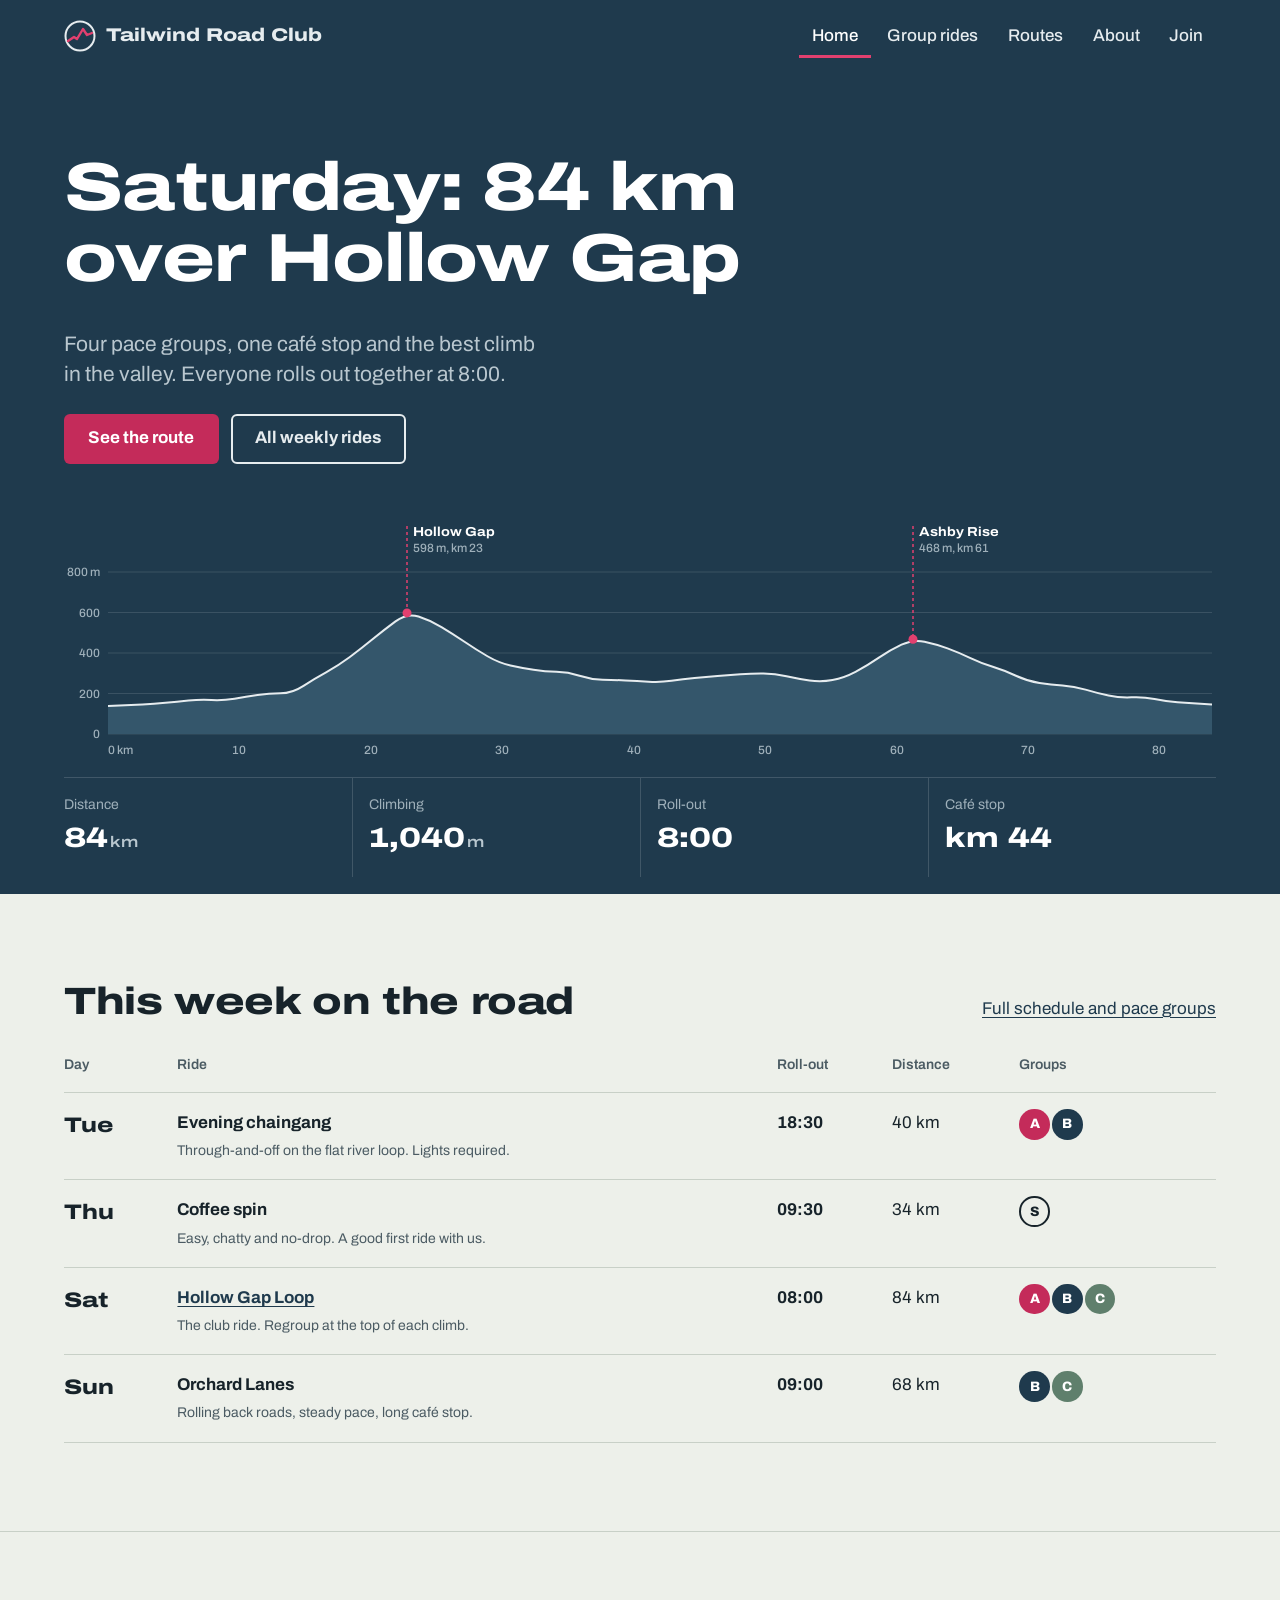
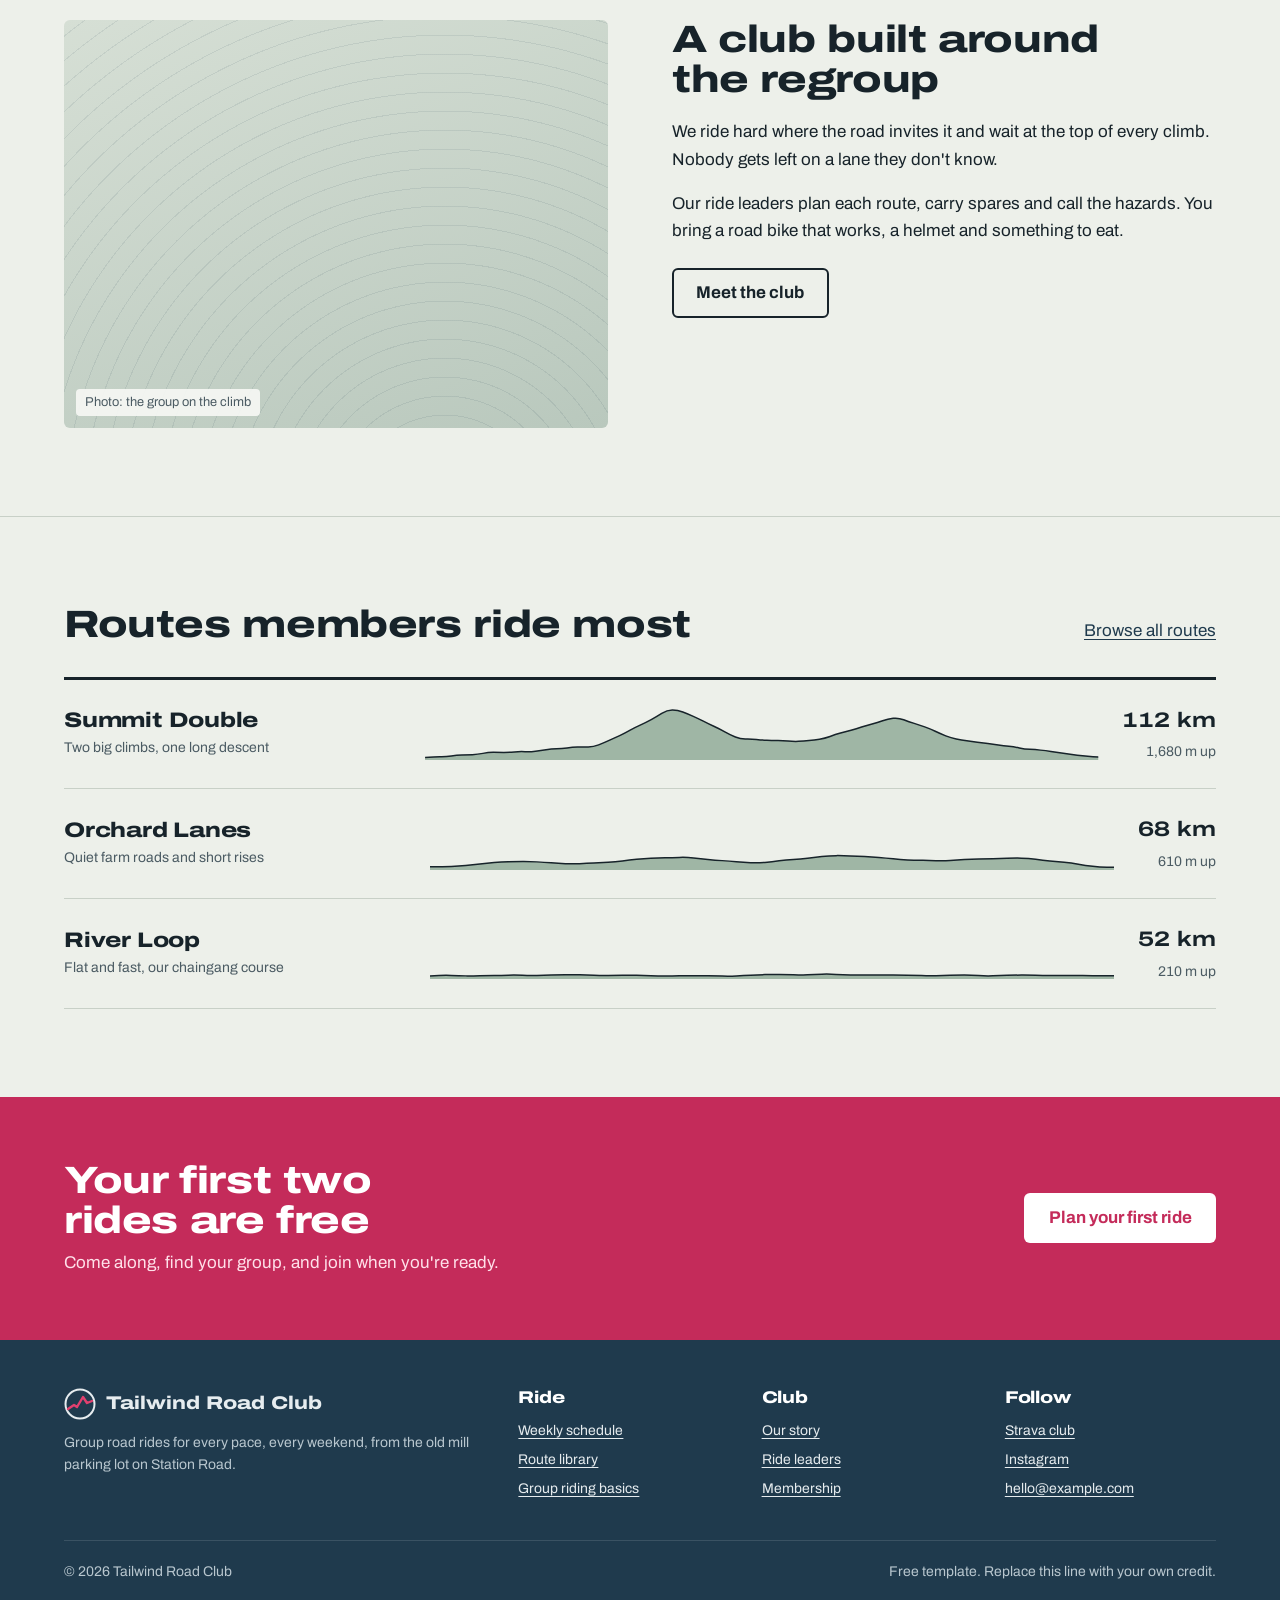
<file: index.html>
<!doctype html>
<html lang="en">
<head>
  <meta charset="utf-8">
  <meta name="viewport" content="width=device-width, initial-scale=1">
  <title>Tailwind Road Club | Group road rides for every pace</title>
  <meta name="description" content="A friendly road cycling club with weekly group rides, a route library and pace groups for every rider.">
  <link rel="preconnect" href="https://fonts.googleapis.com">
  <link rel="preconnect" href="https://fonts.gstatic.com" crossorigin>
  <link href="https://fonts.googleapis.com/css2?family=Archivo:wdth,wght@62..125,400..800&display=swap" rel="stylesheet">
  <link rel="stylesheet" href="css/style.css">
  <link rel="icon" href="images/favicon.svg" type="image/svg+xml">
</head>
<body>
  <a class="skip-link" href="#main">Skip to content</a>
  <header class="site-header">
    <div class="wrap">
      <a class="brand" href="index.html"><svg viewBox="0 0 32 32" aria-hidden="true"><circle cx="16" cy="16" r="14.5" fill="none" stroke="currentColor" stroke-width="2"/><path d="M4 21 L10 17 L13 19 L19 9 L23 15 L28 13" fill="none" stroke="#e2406f" stroke-width="2.4" stroke-linejoin="round" stroke-linecap="round"/></svg><span>Tailwind Road Club</span></a>
      <button class="nav-toggle" aria-expanded="false" aria-controls="site-nav">Menu</button>
      <nav class="nav" id="site-nav" aria-label="Main">
        <ul>
        <li><a href="index.html" aria-current="page">Home</a></li>
        <li><a href="rides.html">Group rides</a></li>
        <li><a href="routes.html">Routes</a></li>
        <li><a href="about.html">About</a></li>
        <li><a href="join.html">Join</a></li>
        </ul>
      </nav>
    </div>
  </header>

  <main id="main">
    <section class="hero on-road" aria-labelledby="hero-title">
      <div class="wrap">
        <h1 id="hero-title">Saturday: 84 km over Hollow Gap</h1>
        <p class="lede">Four pace groups, one café stop and the best climb in the valley. Everyone rolls out together at 8:00.</p>
        <div class="btn-row">
          <a class="btn btn-primary" href="route.html">See the route</a>
          <a class="btn btn-ghost" href="rides.html">All weekly rides</a>
        </div>

        <div class="hero-profile">
          <svg class="profile" data-draw data-height="240" data-km="84"
               data-climbs="Hollow Gap@23;Ashby Rise@61"
               data-elev="138,143,149,159,171,165,184,201,201,275,337,421,514,598,562,494,417,351,326,308,306,269,267,262,255,270,283,291,299,298,273,256,277,337,415,468,444,402,348,313,260,244,236,202,178,184,161,153,146"
               role="img" aria-label="Elevation profile for the Hollow Gap Loop: 84 km, peaking at 598 metres on Hollow Gap at kilometre 23, with a second climb, Ashby Rise, at kilometre 61."></svg>
        </div>

        <dl class="stage-facts">
          <div><dt>Distance</dt><dd>84<small>km</small></dd></div>
          <div><dt>Climbing</dt><dd>1,040<small>m</small></dd></div>
          <div><dt>Roll-out</dt><dd>8:00</dd></div>
          <div><dt>Café stop</dt><dd>km 44</dd></div>
        </dl>
      </div>
    </section>

    <section class="section" aria-labelledby="week-title">
      <div class="wrap">
        <div class="section-head">
          <h2 id="week-title">This week on the road</h2>
          <a href="rides.html">Full schedule and pace groups</a>
        </div>
        <table class="schedule">
          <thead>
            <tr><th scope="col">Day</th><th scope="col">Ride</th><th scope="col">Roll-out</th><th scope="col">Distance</th><th scope="col">Groups</th></tr>
          </thead>
          <tbody>
            <tr>
              <th scope="row" class="day">Tue</th>
              <td class="ride"><span class="ride-name">Evening chaingang</span><span class="meta">Through-and-off on the flat river loop. Lights required.</span></td>
              <td class="time num" data-label="Roll-out">18:30</td>
              <td class="num" data-label="Distance">40 km</td>
              <td><span class="pace pace-a" title="A group">A</span><span class="pace pace-b" title="B group">B</span></td>
            </tr>
            <tr>
              <th scope="row" class="day">Thu</th>
              <td class="ride"><span class="ride-name">Coffee spin</span><span class="meta">Easy, chatty and no-drop. A good first ride with us.</span></td>
              <td class="time num" data-label="Roll-out">09:30</td>
              <td class="num" data-label="Distance">34 km</td>
              <td><span class="pace pace-s" title="Social group">S</span></td>
            </tr>
            <tr>
              <th scope="row" class="day">Sat</th>
              <td class="ride"><span class="ride-name"><a href="route.html">Hollow Gap Loop</a></span><span class="meta">The club ride. Regroup at the top of each climb.</span></td>
              <td class="time num" data-label="Roll-out">08:00</td>
              <td class="num" data-label="Distance">84 km</td>
              <td><span class="pace pace-a" title="A group">A</span><span class="pace pace-b" title="B group">B</span><span class="pace pace-c" title="C group">C</span></td>
            </tr>
            <tr>
              <th scope="row" class="day">Sun</th>
              <td class="ride"><span class="ride-name">Orchard Lanes</span><span class="meta">Rolling back roads, steady pace, long café stop.</span></td>
              <td class="time num" data-label="Roll-out">09:00</td>
              <td class="num" data-label="Distance">68 km</td>
              <td><span class="pace pace-b" title="B group">B</span><span class="pace pace-c" title="C group">C</span></td>
            </tr>
          </tbody>
        </table>
      </div>
    </section>

    <section class="section" aria-labelledby="club-title">
      <div class="wrap split">
        <figure class="photo">
          <!-- Replace with: <img src="images/club-ride.jpg" alt="Describe your photo"> -->
          <figcaption>Photo: the group on the climb</figcaption>
        </figure>
        <div>
          <h2 id="club-title">A club built around the regroup</h2>
          <p>We ride hard where the road invites it and wait at the top of every climb. Nobody gets left on a lane they don't know.</p>
          <p>Our ride leaders plan each route, carry spares and call the hazards. You bring a road bike that works, a helmet and something to eat.</p>
          <div class="btn-row">
            <a class="btn btn-ghost" href="about.html">Meet the club</a>
          </div>
        </div>
      </div>
    </section>

    <section class="section" aria-labelledby="routes-title">
      <div class="wrap">
        <div class="section-head">
          <h2 id="routes-title">Routes members ride most</h2>
          <a href="routes.html">Browse all routes</a>
        </div>
        <ul class="route-list">
          <li class="route-item" data-km="112" data-terrain="mountain">
            <div>
              <h3><a href="route.html">Summit Double</a></h3>
              <p class="meta">Two big climbs, one long descent</p>
            </div>
            <div class="profile-cell">
              <svg class="profile" data-axis="none" data-km="112" data-elev="135,145,143,169,174,180,213,212,212,226,219,240,265,271,290,295,294,359,433,505,598,669,757,859,861,800,728,644,571,478,416,420,401,394,395,378,384,402,427,485,530,574,626,670,724,743,681,631,574,498,433,402,379,358,336,315,297,263,255,238,213,189,170,148,143" role="img" aria-label="Mountainous profile peaking at 861 metres"></svg>
            </div>
            <div class="figs"><strong>112 km</strong><span>1,680 m up</span></div>
          </li>
          <li class="route-item" data-km="68" data-terrain="rolling">
            <div>
              <h3><a href="route.html">Orchard Lanes</a></h3>
              <p class="meta">Quiet farm roads and short rises</p>
            </div>
            <div class="profile-cell">
              <svg class="profile" data-axis="none" data-km="68" data-elev="145,147,155,175,203,220,225,226,215,198,188,197,208,220,249,272,282,284,292,267,246,233,213,205,220,252,262,288,315,316,307,297,280,255,243,244,234,249,264,267,269,279,275,244,225,205,167,143,137" role="img" aria-label="Rolling profile between 137 and 316 metres"></svg>
            </div>
            <div class="figs"><strong>68 km</strong><span>610 m up</span></div>
          </li>
          <li class="route-item" data-km="52" data-terrain="flat">
            <div>
              <h3><a href="route.html">River Loop</a></h3>
              <p class="meta">Flat and fast, our chaingang course</p>
            </div>
            <div class="profile-cell">
              <svg class="profile" data-axis="none" data-km="52" data-elev="137,151,138,137,144,145,151,141,147,154,156,154,140,144,147,145,135,135,142,140,139,130,144,153,161,156,151,160,167,153,152,150,153,149,148,138,144,149,149,135,142,149,150,142,142,141,144,137,140" role="img" aria-label="Flat profile around 140 metres"></svg>
            </div>
            <div class="figs"><strong>52 km</strong><span>210 m up</span></div>
          </li>
        </ul>
      </div>
    </section>

    <section class="cta-band" aria-labelledby="cta-title">
      <div class="wrap">
        <div>
          <h2 id="cta-title">Your first two rides are free</h2>
          <p>Come along, find your group, and join when you're ready.</p>
        </div>
        <a class="btn" href="join.html">Plan your first ride</a>
      </div>
    </section>
  </main>

  <footer class="site-footer">
    <div class="wrap">
      <div class="footer-grid">
        <div>
          <a class="brand" href="index.html"><svg viewBox="0 0 32 32" aria-hidden="true"><circle cx="16" cy="16" r="14.5" fill="none" stroke="currentColor" stroke-width="2"/><path d="M4 21 L10 17 L13 19 L19 9 L23 15 L28 13" fill="none" stroke="#e2406f" stroke-width="2.4" stroke-linejoin="round" stroke-linecap="round"/></svg><span>Tailwind Road Club</span></a>
          <p>Group road rides for every pace, every weekend, from the old mill parking lot on Station Road.</p>
        </div>
        <div>
          <h3>Ride</h3>
          <ul>
            <li><a href="rides.html">Weekly schedule</a></li>
            <li><a href="routes.html">Route library</a></li>
            <li><a href="rides.html#etiquette">Group riding basics</a></li>
          </ul>
        </div>
        <div>
          <h3>Club</h3>
          <ul>
            <li><a href="about.html">Our story</a></li>
            <li><a href="about.html#leaders">Ride leaders</a></li>
            <li><a href="join.html">Membership</a></li>
          </ul>
        </div>
        <div>
          <h3>Follow</h3>
          <ul>
            <li><a href="#">Strava club</a></li>
            <li><a href="#">Instagram</a></li>
            <li><a href="mailto:hello@example.com">hello@example.com</a></li>
          </ul>
        </div>
      </div>
      <div class="footer-base">
        <span>&copy; <span data-year>2026</span> Tailwind Road Club</span>
        <span>Free template. Replace this line with your own credit.</span>
      </div>
    </div>
  </footer>

  <script src="js/main.js"></script>
</body>
</html>
</file>
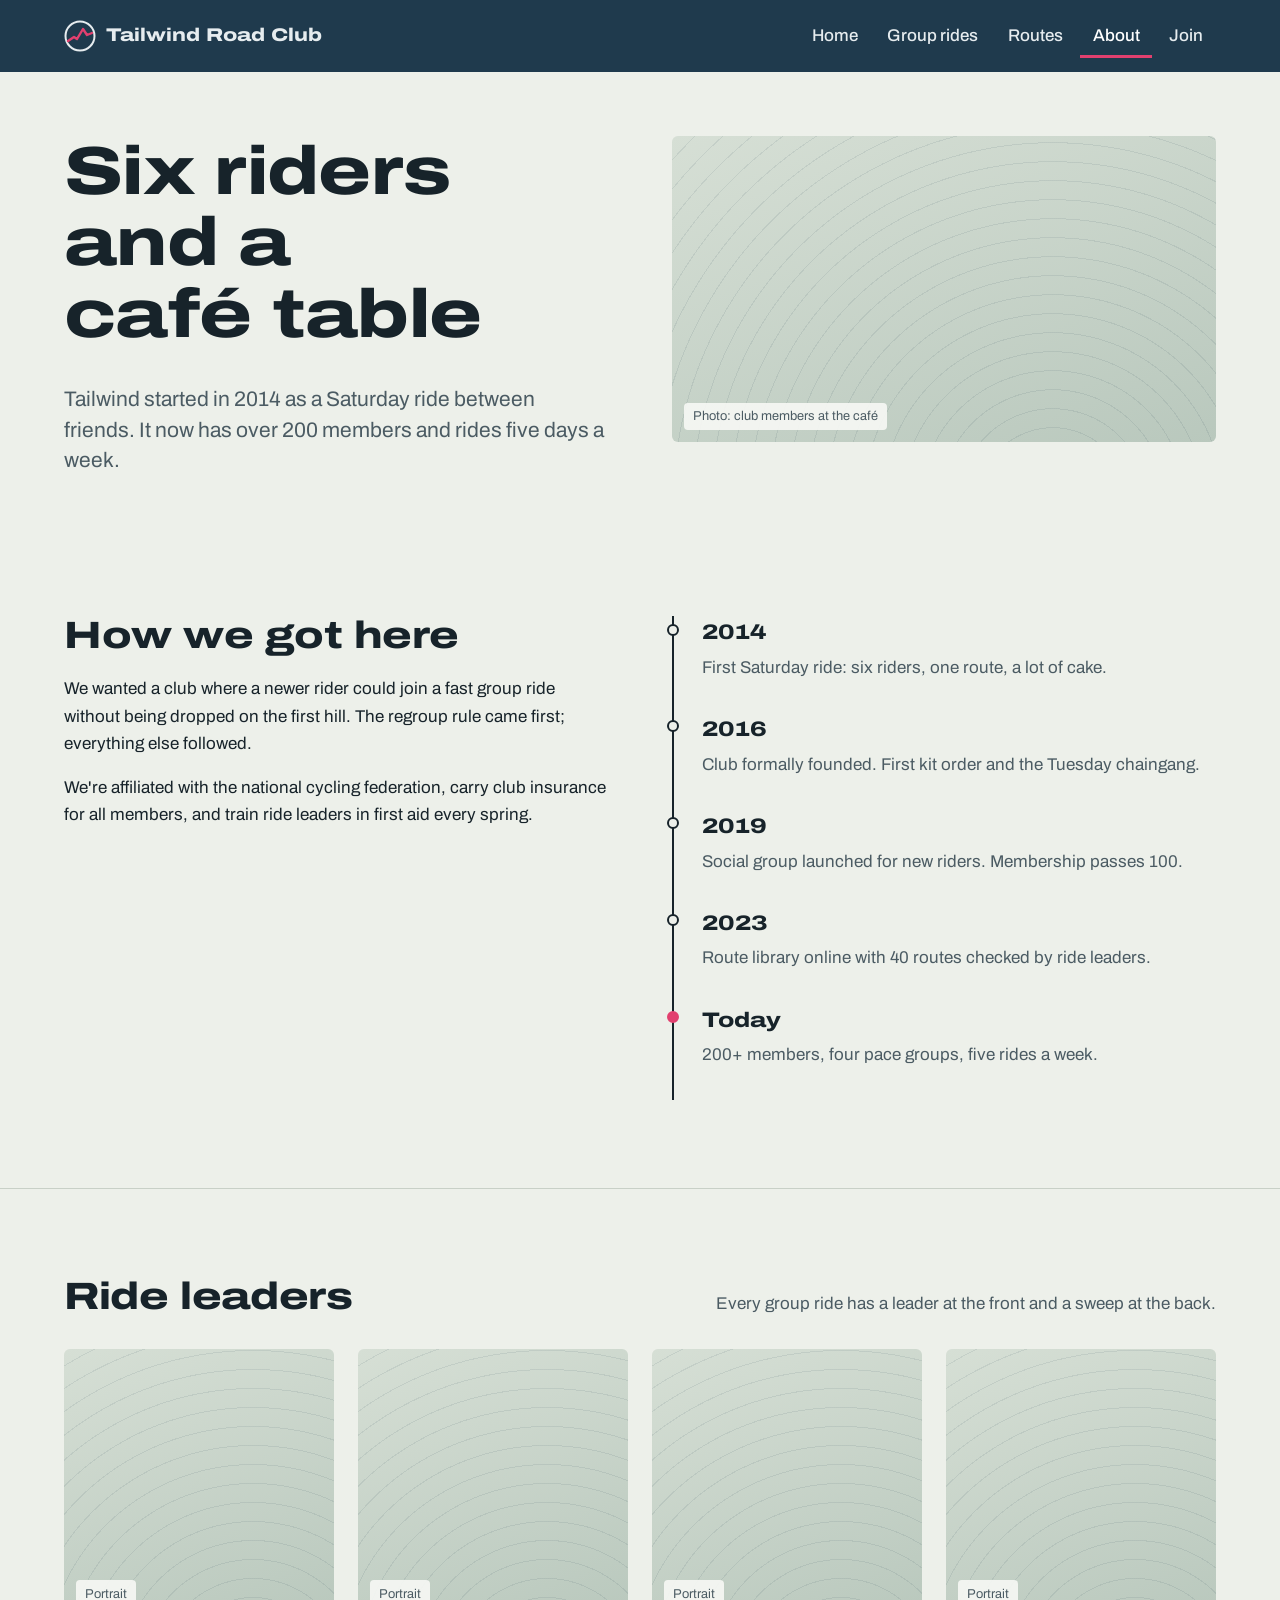
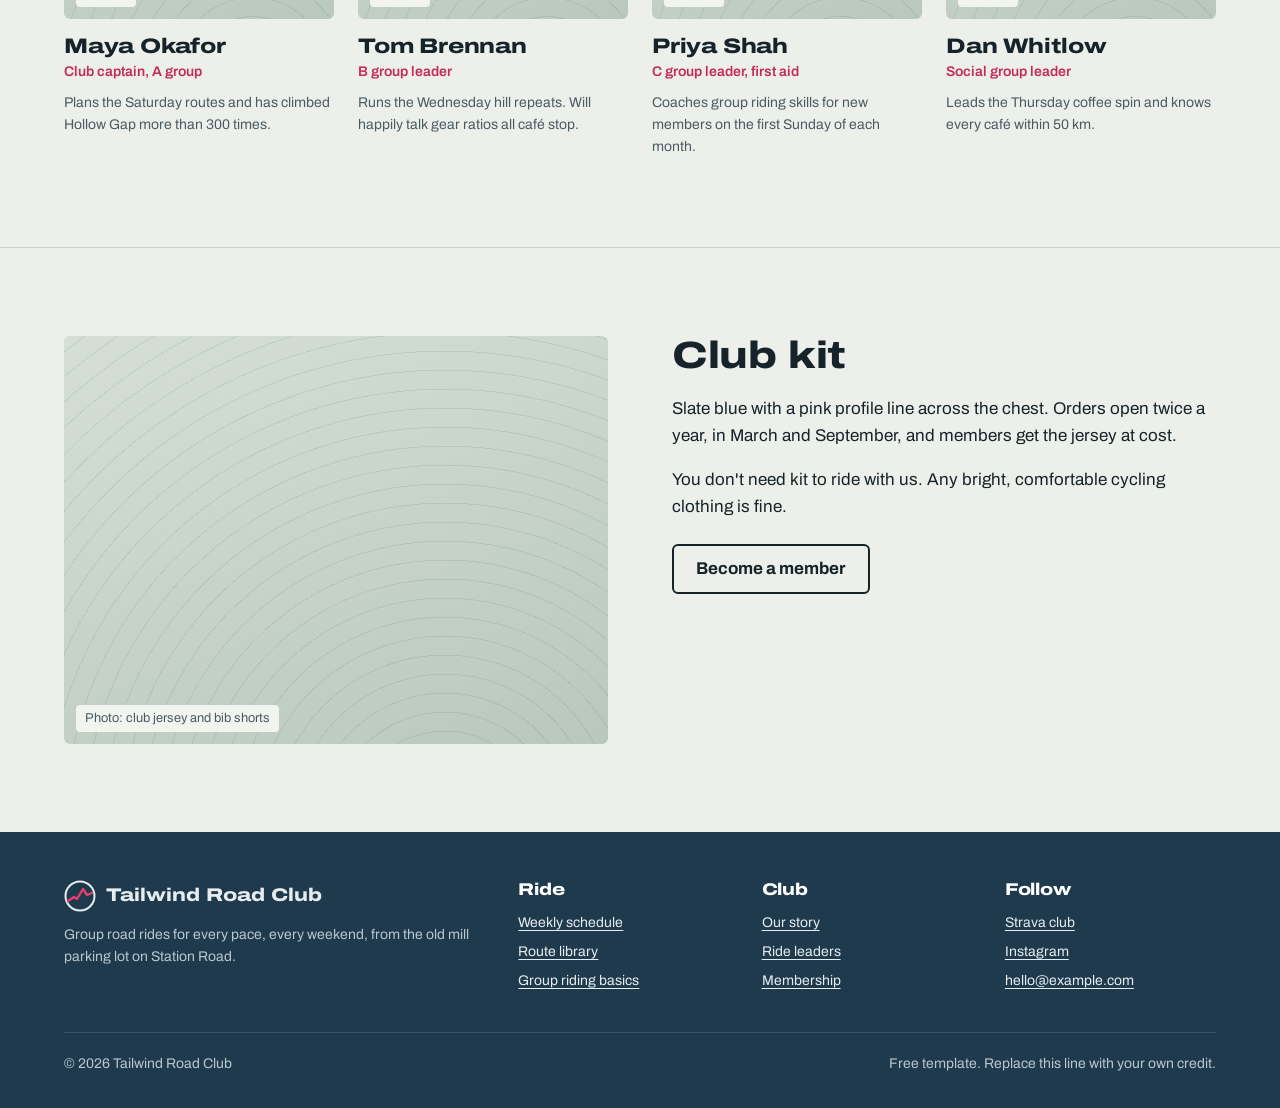
<file: about.html>
<!doctype html>
<html lang="en">
<head>
  <meta charset="utf-8">
  <meta name="viewport" content="width=device-width, initial-scale=1">
  <title>About the club | Tailwind Road Club</title>
  <meta name="description" content="The story of Tailwind Road Club, our ride leaders and the club kit.">
  <link rel="preconnect" href="https://fonts.googleapis.com">
  <link rel="preconnect" href="https://fonts.gstatic.com" crossorigin>
  <link href="https://fonts.googleapis.com/css2?family=Archivo:wdth,wght@62..125,400..800&display=swap" rel="stylesheet">
  <link rel="stylesheet" href="css/style.css">
  <link rel="icon" href="images/favicon.svg" type="image/svg+xml">
</head>
<body>
  <a class="skip-link" href="#main">Skip to content</a>
  <header class="site-header">
    <div class="wrap">
      <a class="brand" href="index.html"><svg viewBox="0 0 32 32" aria-hidden="true"><circle cx="16" cy="16" r="14.5" fill="none" stroke="currentColor" stroke-width="2"/><path d="M4 21 L10 17 L13 19 L19 9 L23 15 L28 13" fill="none" stroke="#e2406f" stroke-width="2.4" stroke-linejoin="round" stroke-linecap="round"/></svg><span>Tailwind Road Club</span></a>
      <button class="nav-toggle" aria-expanded="false" aria-controls="site-nav">Menu</button>
      <nav class="nav" id="site-nav" aria-label="Main">
        <ul>
        <li><a href="index.html">Home</a></li>
        <li><a href="rides.html">Group rides</a></li>
        <li><a href="routes.html">Routes</a></li>
        <li><a href="about.html" aria-current="page">About</a></li>
        <li><a href="join.html">Join</a></li>
        </ul>
      </nav>
    </div>
  </header>

  <main id="main">
    <header class="page-head">
      <div class="wrap split">
        <div>
          <h1>Six riders and a café table</h1>
          <p class="lede">Tailwind started in 2014 as a Saturday ride between friends. It now has over 200 members and rides five days a week.</p>
        </div>
        <figure class="photo wide">
          <!-- Replace with: <img src="images/club-photo.jpg" alt="Describe your photo"> -->
          <figcaption>Photo: club members at the café</figcaption>
        </figure>
      </div>
    </header>

    <section class="section" aria-labelledby="story-title">
      <div class="wrap split">
        <div>
          <h2 id="story-title">How we got here</h2>
          <p>We wanted a club where a newer rider could join a fast group ride without being dropped on the first hill. The regroup rule came first; everything else followed.</p>
          <p>We're affiliated with the national cycling federation, carry club insurance for all members, and train ride leaders in first aid every spring.</p>
        </div>
        <ol class="timeline">
          <li><span class="year">2014</span><p>First Saturday ride: six riders, one route, a lot of cake.</p></li>
          <li><span class="year">2016</span><p>Club formally founded. First kit order and the Tuesday chaingang.</p></li>
          <li><span class="year">2019</span><p>Social group launched for new riders. Membership passes 100.</p></li>
          <li><span class="year">2023</span><p>Route library online with 40 routes checked by ride leaders.</p></li>
          <li><span class="year">Today</span><p>200+ members, four pace groups, five rides a week.</p></li>
        </ol>
      </div>
    </section>

    <section class="section" id="leaders" aria-labelledby="leaders-title">
      <div class="wrap">
        <div class="section-head">
          <h2 id="leaders-title">Ride leaders</h2>
          <p>Every group ride has a leader at the front and a sweep at the back.</p>
        </div>
        <div class="people">
          <article class="person">
            <figure class="photo"><figcaption>Portrait</figcaption></figure>
            <h3>Maya Okafor</h3>
            <p class="role">Club captain, A group</p>
            <p>Plans the Saturday routes and has climbed Hollow Gap more than 300 times.</p>
          </article>
          <article class="person">
            <figure class="photo"><figcaption>Portrait</figcaption></figure>
            <h3>Tom Brennan</h3>
            <p class="role">B group leader</p>
            <p>Runs the Wednesday hill repeats. Will happily talk gear ratios all café stop.</p>
          </article>
          <article class="person">
            <figure class="photo"><figcaption>Portrait</figcaption></figure>
            <h3>Priya Shah</h3>
            <p class="role">C group leader, first aid</p>
            <p>Coaches group riding skills for new members on the first Sunday of each month.</p>
          </article>
          <article class="person">
            <figure class="photo"><figcaption>Portrait</figcaption></figure>
            <h3>Dan Whitlow</h3>
            <p class="role">Social group leader</p>
            <p>Leads the Thursday coffee spin and knows every café within 50 km.</p>
          </article>
        </div>
      </div>
    </section>

    <section class="section" aria-labelledby="kit-title">
      <div class="wrap split">
        <figure class="photo">
          <!-- Replace with: <img src="images/club-kit.jpg" alt="Describe your photo"> -->
          <figcaption>Photo: club jersey and bib shorts</figcaption>
        </figure>
        <div>
          <h2 id="kit-title">Club kit</h2>
          <p>Slate blue with a pink profile line across the chest. Orders open twice a year, in March and September, and members get the jersey at cost.</p>
          <p>You don't need kit to ride with us. Any bright, comfortable cycling clothing is fine.</p>
          <div class="btn-row">
            <a class="btn btn-ghost" href="join.html">Become a member</a>
          </div>
        </div>
      </div>
    </section>
  </main>

  <footer class="site-footer">
    <div class="wrap">
      <div class="footer-grid">
        <div>
          <a class="brand" href="index.html"><svg viewBox="0 0 32 32" aria-hidden="true"><circle cx="16" cy="16" r="14.5" fill="none" stroke="currentColor" stroke-width="2"/><path d="M4 21 L10 17 L13 19 L19 9 L23 15 L28 13" fill="none" stroke="#e2406f" stroke-width="2.4" stroke-linejoin="round" stroke-linecap="round"/></svg><span>Tailwind Road Club</span></a>
          <p>Group road rides for every pace, every weekend, from the old mill parking lot on Station Road.</p>
        </div>
        <div>
          <h3>Ride</h3>
          <ul>
            <li><a href="rides.html">Weekly schedule</a></li>
            <li><a href="routes.html">Route library</a></li>
            <li><a href="rides.html#etiquette">Group riding basics</a></li>
          </ul>
        </div>
        <div>
          <h3>Club</h3>
          <ul>
            <li><a href="about.html">Our story</a></li>
            <li><a href="about.html#leaders">Ride leaders</a></li>
            <li><a href="join.html">Membership</a></li>
          </ul>
        </div>
        <div>
          <h3>Follow</h3>
          <ul>
            <li><a href="#">Strava club</a></li>
            <li><a href="#">Instagram</a></li>
            <li><a href="mailto:hello@example.com">hello@example.com</a></li>
          </ul>
        </div>
      </div>
      <div class="footer-base">
        <span>&copy; <span data-year>2026</span> Tailwind Road Club</span>
        <span>Free template. Replace this line with your own credit.</span>
      </div>
    </div>
  </footer>

  <script src="js/main.js"></script>
</body>
</html>
</file>
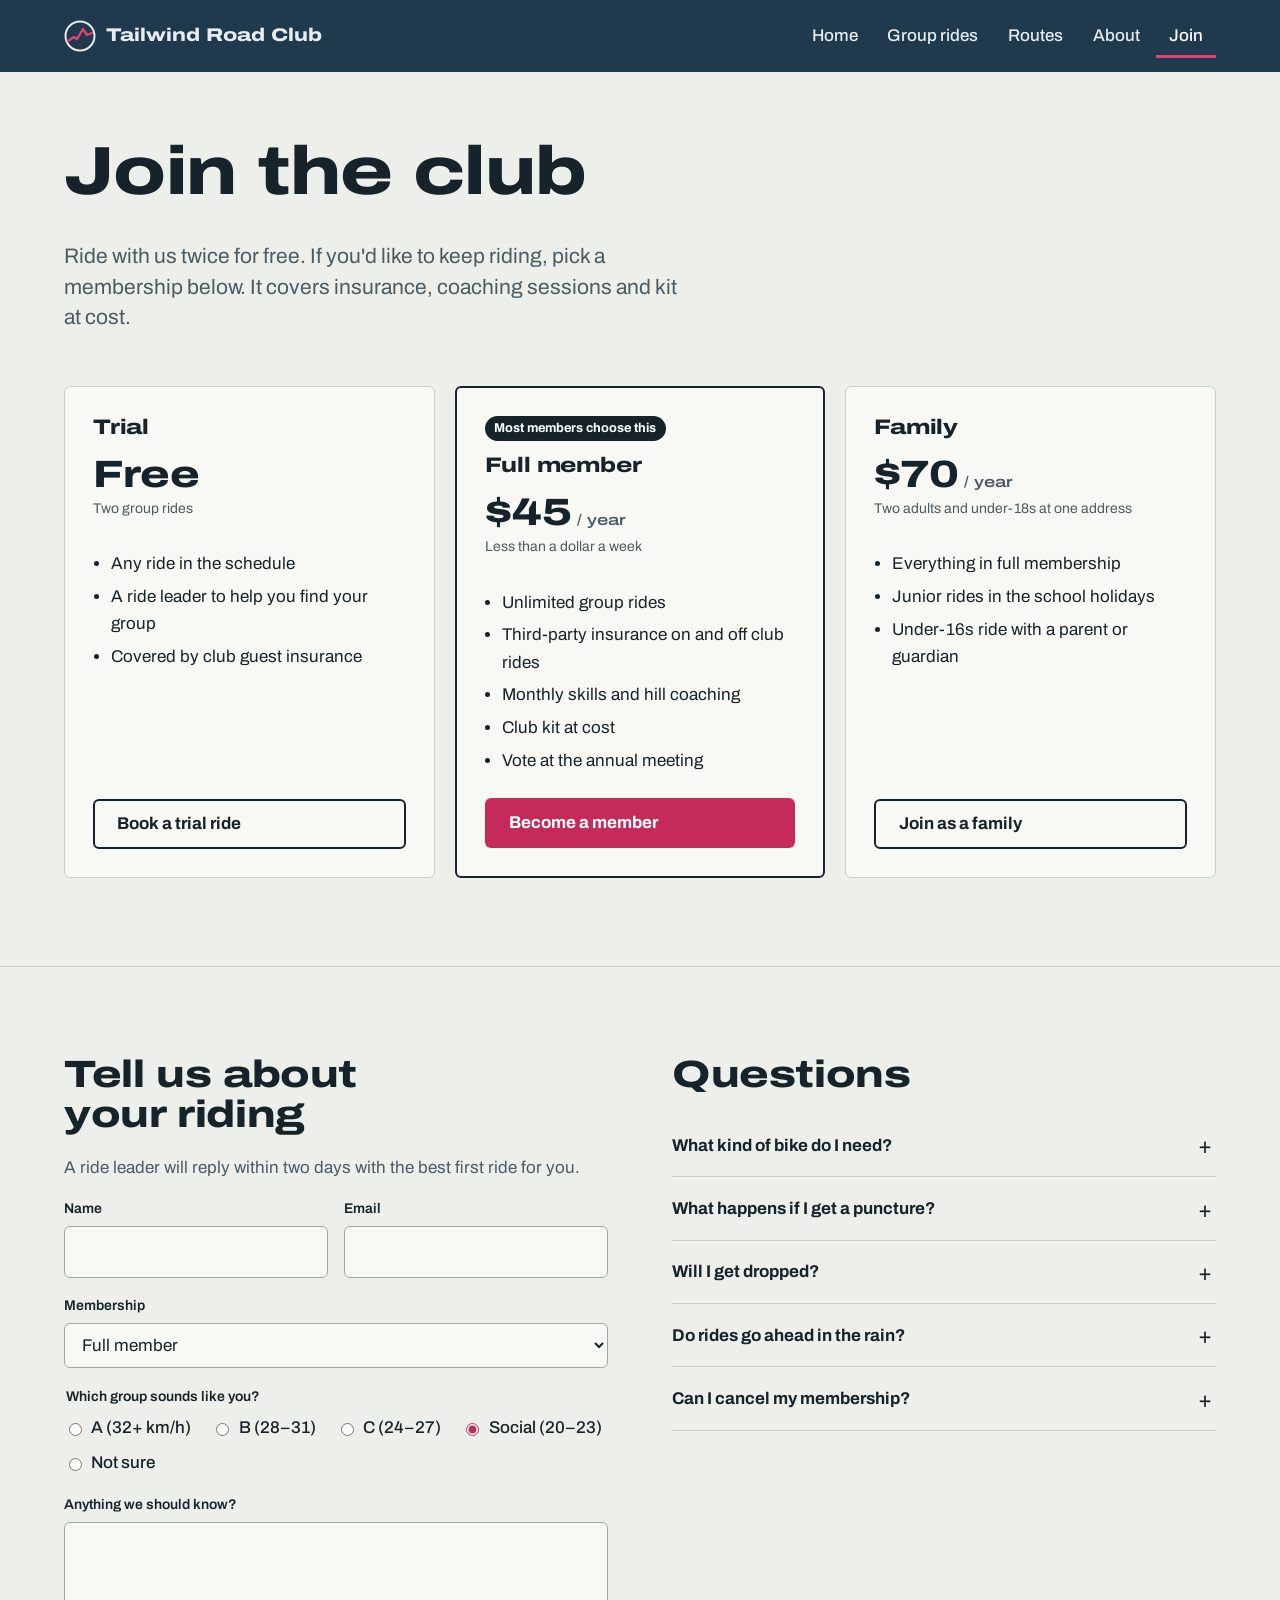
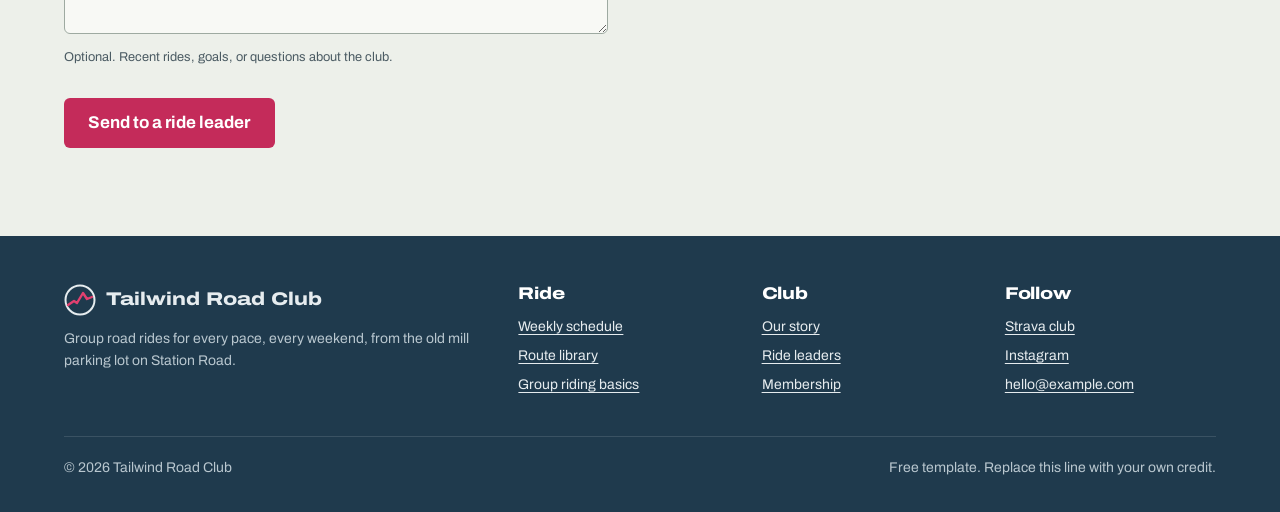
<file: join.html>
<!doctype html>
<html lang="en">
<head>
  <meta charset="utf-8">
  <meta name="viewport" content="width=device-width, initial-scale=1">
  <title>Join the club | Tailwind Road Club</title>
  <meta name="description" content="Membership options for Tailwind Road Club. Your first two group rides are free.">
  <link rel="preconnect" href="https://fonts.googleapis.com">
  <link rel="preconnect" href="https://fonts.gstatic.com" crossorigin>
  <link href="https://fonts.googleapis.com/css2?family=Archivo:wdth,wght@62..125,400..800&display=swap" rel="stylesheet">
  <link rel="stylesheet" href="css/style.css">
  <link rel="icon" href="images/favicon.svg" type="image/svg+xml">
</head>
<body>
  <a class="skip-link" href="#main">Skip to content</a>
  <header class="site-header">
    <div class="wrap">
      <a class="brand" href="index.html"><svg viewBox="0 0 32 32" aria-hidden="true"><circle cx="16" cy="16" r="14.5" fill="none" stroke="currentColor" stroke-width="2"/><path d="M4 21 L10 17 L13 19 L19 9 L23 15 L28 13" fill="none" stroke="#e2406f" stroke-width="2.4" stroke-linejoin="round" stroke-linecap="round"/></svg><span>Tailwind Road Club</span></a>
      <button class="nav-toggle" aria-expanded="false" aria-controls="site-nav">Menu</button>
      <nav class="nav" id="site-nav" aria-label="Main">
        <ul>
        <li><a href="index.html">Home</a></li>
        <li><a href="rides.html">Group rides</a></li>
        <li><a href="routes.html">Routes</a></li>
        <li><a href="about.html">About</a></li>
        <li><a href="join.html" aria-current="page">Join</a></li>
        </ul>
      </nav>
    </div>
  </header>

  <main id="main">
    <header class="page-head">
      <div class="wrap">
        <h1>Join the club</h1>
        <p class="lede">Ride with us twice for free. If you'd like to keep riding, pick a membership below. It covers insurance, coaching sessions and kit at cost.</p>
      </div>
    </header>

    <section class="section flush-top" aria-labelledby="tiers-title">
      <div class="wrap">
        <h2 id="tiers-title" class="visually-hidden">Membership options</h2>
        <div class="tiers">
          <article class="tier">
            <h3>Trial</h3>
            <p class="price">Free</p>
            <p class="note">Two group rides</p>
            <ul>
              <li>Any ride in the schedule</li>
              <li>A ride leader to help you find your group</li>
              <li>Covered by club guest insurance</li>
            </ul>
            <a class="btn btn-ghost" href="#signup">Book a trial ride</a>
          </article>
          <article class="tier featured">
            <span class="flag">Most members choose this</span>
            <h3>Full member</h3>
            <p class="price">$45<small> / year</small></p>
            <p class="note">Less than a dollar a week</p>
            <ul>
              <li>Unlimited group rides</li>
              <li>Third-party insurance on and off club rides</li>
              <li>Monthly skills and hill coaching</li>
              <li>Club kit at cost</li>
              <li>Vote at the annual meeting</li>
            </ul>
            <a class="btn btn-primary" href="#signup">Become a member</a>
          </article>
          <article class="tier">
            <h3>Family</h3>
            <p class="price">$70<small> / year</small></p>
            <p class="note">Two adults and under-18s at one address</p>
            <ul>
              <li>Everything in full membership</li>
              <li>Junior rides in the school holidays</li>
              <li>Under-16s ride with a parent or guardian</li>
            </ul>
            <a class="btn btn-ghost" href="#signup">Join as a family</a>
          </article>
        </div>
      </div>
    </section>

    <section class="section" id="signup" aria-labelledby="signup-title">
      <div class="wrap split">
        <div>
          <h2 id="signup-title">Tell us about your riding</h2>
          <p class="muted">A ride leader will reply within two days with the best first ride for you.</p>

          <!-- Set action="" to your form service, e.g. https://formspree.io/f/xxxx. With no action the form shows a demo confirmation. -->
          <form class="form" data-join-form novalidate>
            <div class="row">
              <div class="field">
                <label for="name">Name</label>
                <input id="name" name="name" type="text" autocomplete="name" required data-error="Enter your name.">
              </div>
              <div class="field">
                <label for="email">Email</label>
                <input id="email" name="email" type="email" autocomplete="email" required data-error="Enter an email address like name@example.com.">
              </div>
            </div>
            <div class="field">
              <label for="membership">Membership</label>
              <select id="membership" name="membership">
                <option>Trial (two free rides)</option>
                <option selected>Full member</option>
                <option>Family</option>
              </select>
            </div>
            <fieldset class="field">
              <legend>Which group sounds like you?</legend>
              <div class="radio-row">
                <label><input type="radio" name="group" value="A"> A (32+ km/h)</label>
                <label><input type="radio" name="group" value="B"> B (28–31)</label>
                <label><input type="radio" name="group" value="C"> C (24–27)</label>
                <label><input type="radio" name="group" value="S" checked> Social (20–23)</label>
                <label><input type="radio" name="group" value="unsure"> Not sure</label>
              </div>
            </fieldset>
            <div class="field">
              <label for="message">Anything we should know?</label>
              <textarea id="message" name="message"></textarea>
              <p class="hint">Optional. Recent rides, goals, or questions about the club.</p>
            </div>
            <div><button class="btn btn-primary" type="submit">Send to a ride leader</button></div>
          </form>
          <div class="form-status" data-form-status tabindex="-1" role="status" hidden>
            <strong>Sent to a ride leader.</strong> Look out for a reply within two days with your first ride.
          </div>
        </div>

        <div class="faq">
          <h2>Questions</h2>
          <details>
            <summary>What kind of bike do I need?</summary>
            <p>A road bike or a fast gravel bike with road tires, in good working order. Flat bars are fine in the social group.</p>
          </details>
          <details>
            <summary>What happens if I get a puncture?</summary>
            <p>The group stops and waits. Ride leaders carry spares and will help you fix it.</p>
          </details>
          <details>
            <summary>Will I get dropped?</summary>
            <p>Not on a club ride. Every group regroups at the top of each climb and at junctions, and the sweep rides at the back.</p>
          </details>
          <details>
            <summary>Do rides go ahead in the rain?</summary>
            <p>Yes, unless there's ice, snow or a severe weather warning. Ride leaders post cancellations in the club chat by 7:00.</p>
          </details>
          <details>
            <summary>Can I cancel my membership?</summary>
            <p>Yes. Email the membership secretary and we'll refund the months you haven't used.</p>
          </details>
        </div>
      </div>
    </section>
  </main>

  <footer class="site-footer">
    <div class="wrap">
      <div class="footer-grid">
        <div>
          <a class="brand" href="index.html"><svg viewBox="0 0 32 32" aria-hidden="true"><circle cx="16" cy="16" r="14.5" fill="none" stroke="currentColor" stroke-width="2"/><path d="M4 21 L10 17 L13 19 L19 9 L23 15 L28 13" fill="none" stroke="#e2406f" stroke-width="2.4" stroke-linejoin="round" stroke-linecap="round"/></svg><span>Tailwind Road Club</span></a>
          <p>Group road rides for every pace, every weekend, from the old mill parking lot on Station Road.</p>
        </div>
        <div>
          <h3>Ride</h3>
          <ul>
            <li><a href="rides.html">Weekly schedule</a></li>
            <li><a href="routes.html">Route library</a></li>
            <li><a href="rides.html#etiquette">Group riding basics</a></li>
          </ul>
        </div>
        <div>
          <h3>Club</h3>
          <ul>
            <li><a href="about.html">Our story</a></li>
            <li><a href="about.html#leaders">Ride leaders</a></li>
            <li><a href="join.html">Membership</a></li>
          </ul>
        </div>
        <div>
          <h3>Follow</h3>
          <ul>
            <li><a href="#">Strava club</a></li>
            <li><a href="#">Instagram</a></li>
            <li><a href="mailto:hello@example.com">hello@example.com</a></li>
          </ul>
        </div>
      </div>
      <div class="footer-base">
        <span>&copy; <span data-year>2026</span> Tailwind Road Club</span>
        <span>Free template. Replace this line with your own credit.</span>
      </div>
    </div>
  </footer>

  <script src="js/main.js"></script>
</body>
</html>
</file>
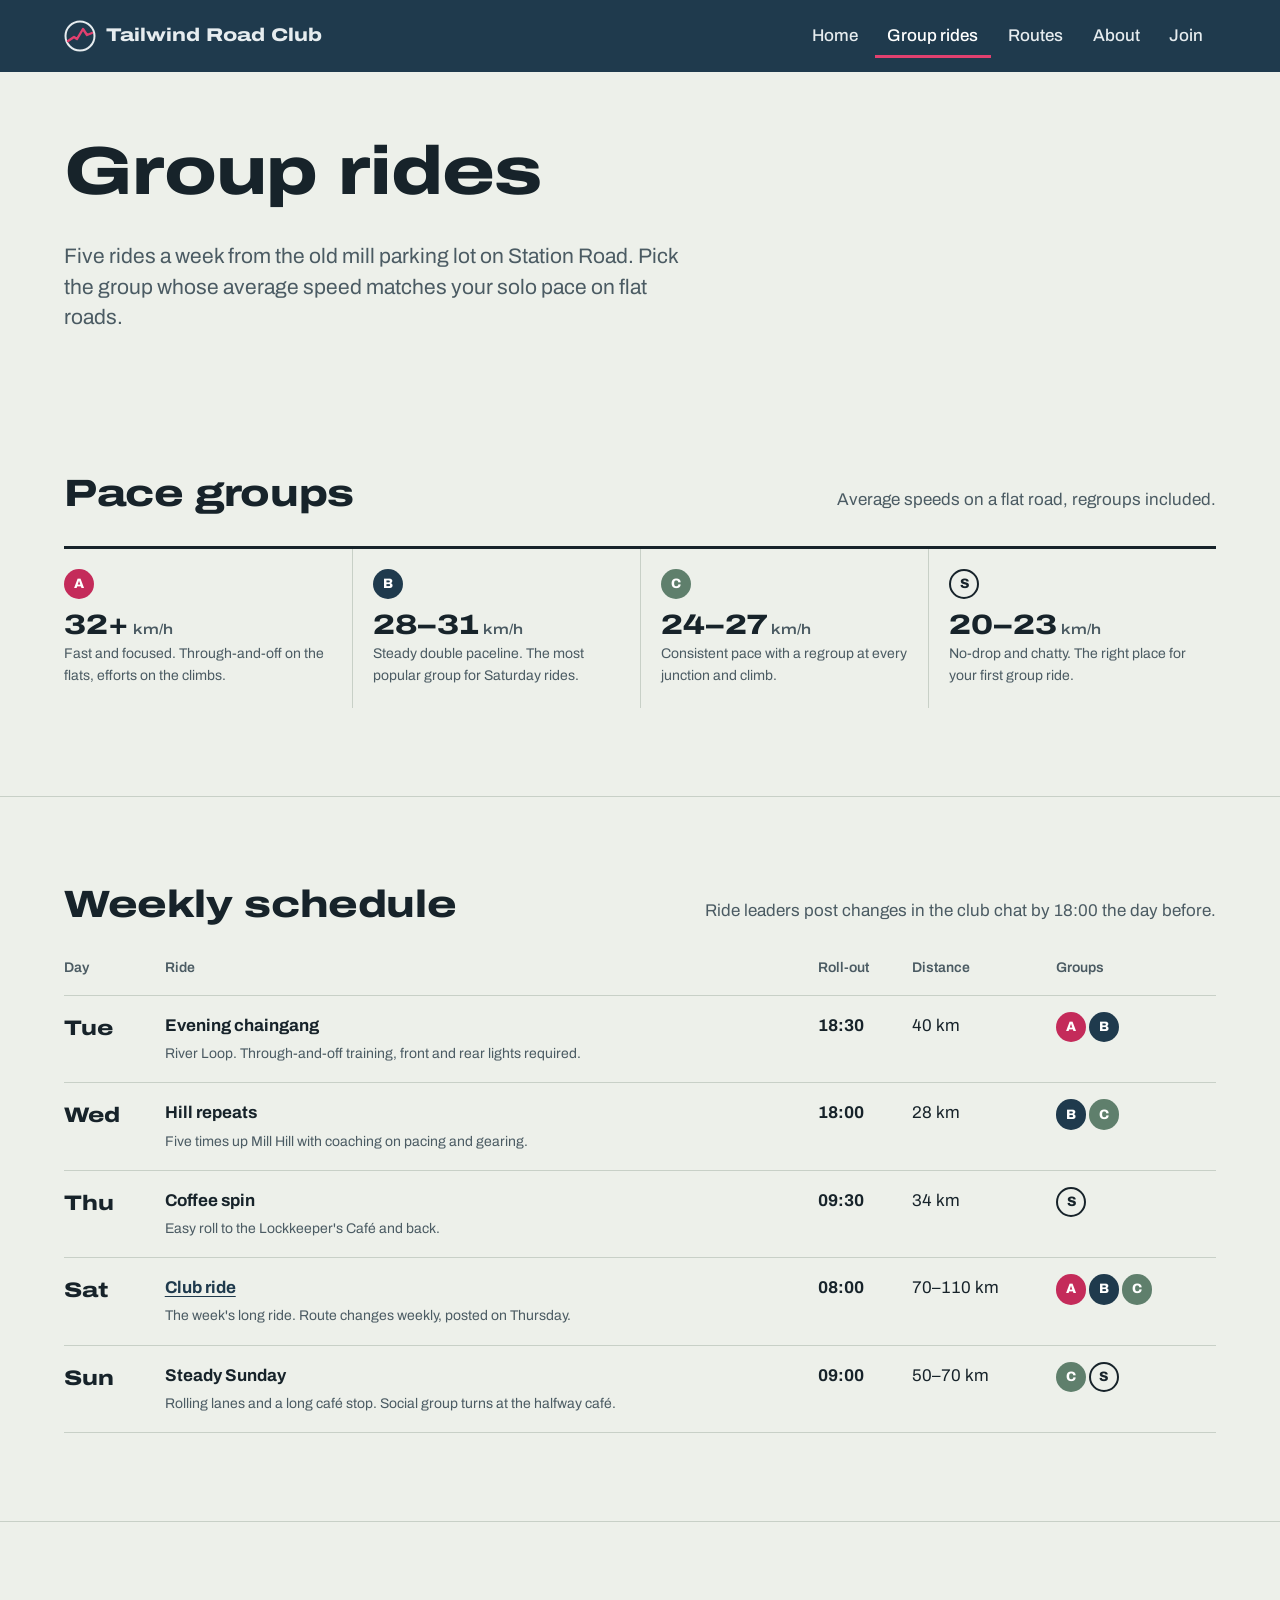
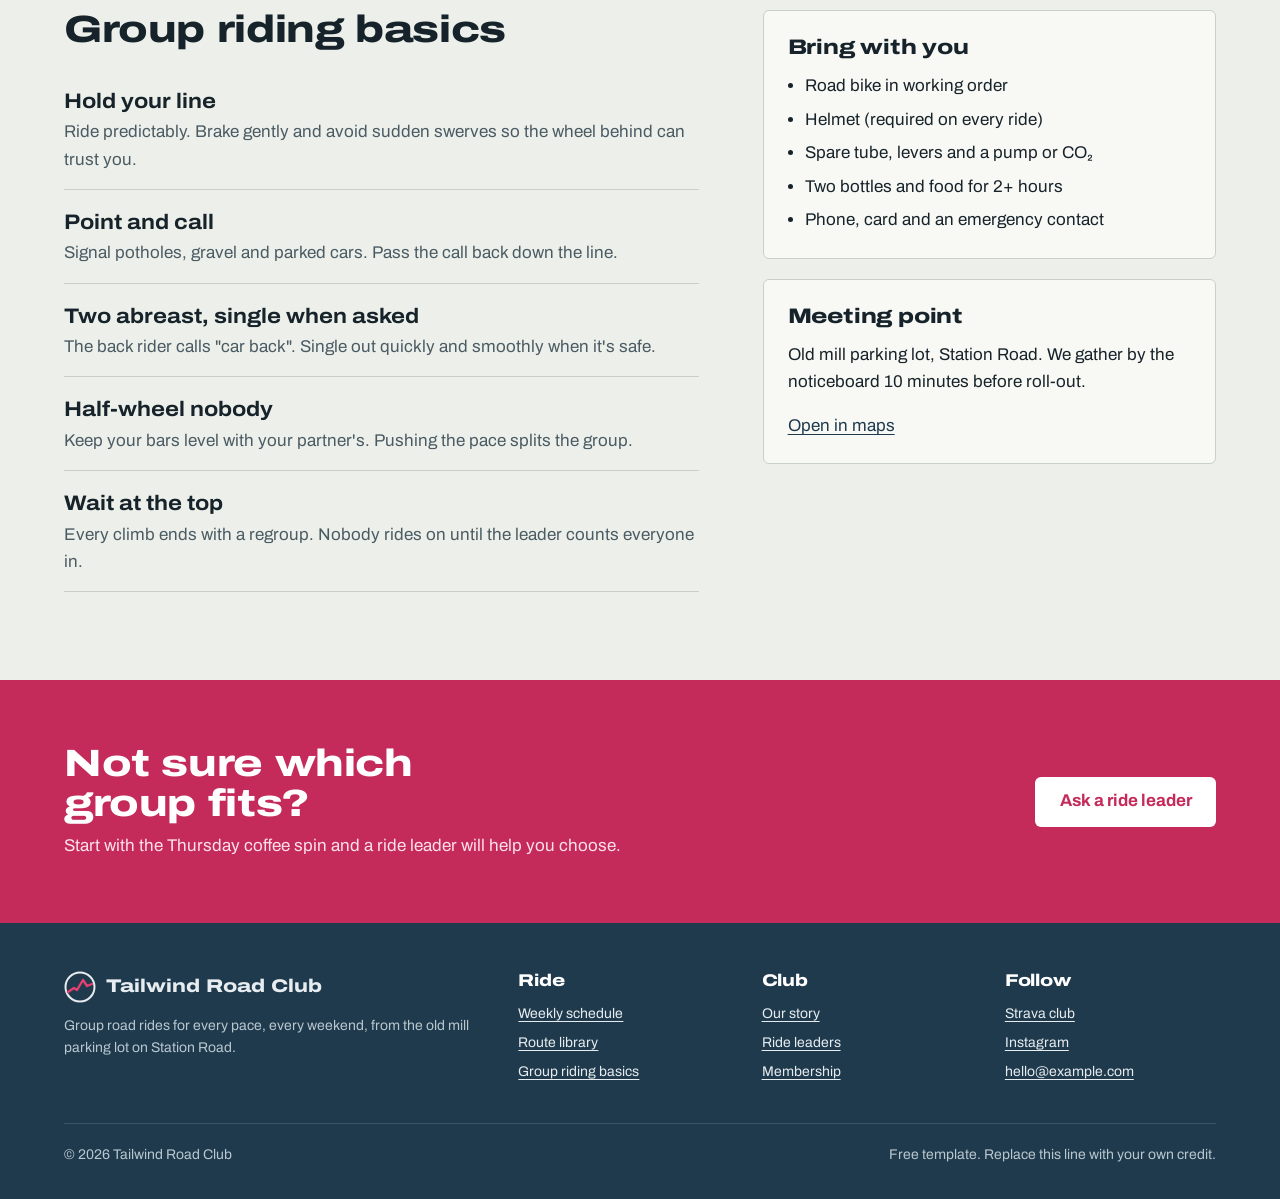
<file: rides.html>
<!doctype html>
<html lang="en">
<head>
  <meta charset="utf-8">
  <meta name="viewport" content="width=device-width, initial-scale=1">
  <title>Group rides | Tailwind Road Club</title>
  <meta name="description" content="Weekly group ride schedule, pace groups and group riding basics for Tailwind Road Club.">
  <link rel="preconnect" href="https://fonts.googleapis.com">
  <link rel="preconnect" href="https://fonts.gstatic.com" crossorigin>
  <link href="https://fonts.googleapis.com/css2?family=Archivo:wdth,wght@62..125,400..800&display=swap" rel="stylesheet">
  <link rel="stylesheet" href="css/style.css">
  <link rel="icon" href="images/favicon.svg" type="image/svg+xml">
</head>
<body>
  <a class="skip-link" href="#main">Skip to content</a>
  <header class="site-header">
    <div class="wrap">
      <a class="brand" href="index.html"><svg viewBox="0 0 32 32" aria-hidden="true"><circle cx="16" cy="16" r="14.5" fill="none" stroke="currentColor" stroke-width="2"/><path d="M4 21 L10 17 L13 19 L19 9 L23 15 L28 13" fill="none" stroke="#e2406f" stroke-width="2.4" stroke-linejoin="round" stroke-linecap="round"/></svg><span>Tailwind Road Club</span></a>
      <button class="nav-toggle" aria-expanded="false" aria-controls="site-nav">Menu</button>
      <nav class="nav" id="site-nav" aria-label="Main">
        <ul>
        <li><a href="index.html">Home</a></li>
        <li><a href="rides.html" aria-current="page">Group rides</a></li>
        <li><a href="routes.html">Routes</a></li>
        <li><a href="about.html">About</a></li>
        <li><a href="join.html">Join</a></li>
        </ul>
      </nav>
    </div>
  </header>

  <main id="main">
    <header class="page-head">
      <div class="wrap">
        <h1>Group rides</h1>
        <p class="lede">Five rides a week from the old mill parking lot on Station Road. Pick the group whose average speed matches your solo pace on flat roads.</p>
      </div>
    </header>

    <section class="section" aria-labelledby="groups-title">
      <div class="wrap">
        <div class="section-head">
          <h2 id="groups-title">Pace groups</h2>
          <p>Average speeds on a flat road, regroups included.</p>
        </div>
        <div class="groups">
          <article>
            <span class="pace pace-a" aria-hidden="true">A</span>
            <h3 class="visually-hidden">A group</h3>
            <p class="speed">32+<small> km/h</small></p>
            <p>Fast and focused. Through-and-off on the flats, efforts on the climbs.</p>
          </article>
          <article>
            <span class="pace pace-b" aria-hidden="true">B</span>
            <h3 class="visually-hidden">B group</h3>
            <p class="speed">28–31<small> km/h</small></p>
            <p>Steady double paceline. The most popular group for Saturday rides.</p>
          </article>
          <article>
            <span class="pace pace-c" aria-hidden="true">C</span>
            <h3 class="visually-hidden">C group</h3>
            <p class="speed">24–27<small> km/h</small></p>
            <p>Consistent pace with a regroup at every junction and climb.</p>
          </article>
          <article>
            <span class="pace pace-s" aria-hidden="true">S</span>
            <h3 class="visually-hidden">Social group</h3>
            <p class="speed">20–23<small> km/h</small></p>
            <p>No-drop and chatty. The right place for your first group ride.</p>
          </article>
        </div>
      </div>
    </section>

    <section class="section" aria-labelledby="schedule-title">
      <div class="wrap">
        <div class="section-head">
          <h2 id="schedule-title">Weekly schedule</h2>
          <p>Ride leaders post changes in the club chat by 18:00 the day before.</p>
        </div>
        <table class="schedule">
          <thead>
            <tr><th scope="col">Day</th><th scope="col">Ride</th><th scope="col">Roll-out</th><th scope="col">Distance</th><th scope="col">Groups</th></tr>
          </thead>
          <tbody>
            <tr>
              <th scope="row" class="day">Tue</th>
              <td class="ride"><span class="ride-name">Evening chaingang</span><span class="meta">River Loop. Through-and-off training, front and rear lights required.</span></td>
              <td class="time num" data-label="Roll-out">18:30</td>
              <td class="num" data-label="Distance">40 km</td>
              <td><span class="pace pace-a" title="A group">A</span><span class="pace pace-b" title="B group">B</span></td>
            </tr>
            <tr>
              <th scope="row" class="day">Wed</th>
              <td class="ride"><span class="ride-name">Hill repeats</span><span class="meta">Five times up Mill Hill with coaching on pacing and gearing.</span></td>
              <td class="time num" data-label="Roll-out">18:00</td>
              <td class="num" data-label="Distance">28 km</td>
              <td><span class="pace pace-b" title="B group">B</span><span class="pace pace-c" title="C group">C</span></td>
            </tr>
            <tr>
              <th scope="row" class="day">Thu</th>
              <td class="ride"><span class="ride-name">Coffee spin</span><span class="meta">Easy roll to the Lockkeeper's Café and back.</span></td>
              <td class="time num" data-label="Roll-out">09:30</td>
              <td class="num" data-label="Distance">34 km</td>
              <td><span class="pace pace-s" title="Social group">S</span></td>
            </tr>
            <tr>
              <th scope="row" class="day">Sat</th>
              <td class="ride"><span class="ride-name"><a href="route.html">Club ride</a></span><span class="meta">The week's long ride. Route changes weekly, posted on Thursday.</span></td>
              <td class="time num" data-label="Roll-out">08:00</td>
              <td class="num" data-label="Distance">70–110 km</td>
              <td><span class="pace pace-a" title="A group">A</span><span class="pace pace-b" title="B group">B</span><span class="pace pace-c" title="C group">C</span></td>
            </tr>
            <tr>
              <th scope="row" class="day">Sun</th>
              <td class="ride"><span class="ride-name">Steady Sunday</span><span class="meta">Rolling lanes and a long café stop. Social group turns at the halfway café.</span></td>
              <td class="time num" data-label="Roll-out">09:00</td>
              <td class="num" data-label="Distance">50–70 km</td>
              <td><span class="pace pace-c" title="C group">C</span><span class="pace pace-s" title="Social group">S</span></td>
            </tr>
          </tbody>
        </table>
      </div>
    </section>

    <section class="section" id="etiquette" aria-labelledby="etiquette-title">
      <div class="wrap split-wide split">
        <div>
          <h2 id="etiquette-title">Group riding basics</h2>
          <ul class="rules">
            <li><strong>Hold your line</strong><span>Ride predictably. Brake gently and avoid sudden swerves so the wheel behind can trust you.</span></li>
            <li><strong>Point and call</strong><span>Signal potholes, gravel and parked cars. Pass the call back down the line.</span></li>
            <li><strong>Two abreast, single when asked</strong><span>The back rider calls "car back". Single out quickly and smoothly when it's safe.</span></li>
            <li><strong>Half-wheel nobody</strong><span>Keep your bars level with your partner's. Pushing the pace splits the group.</span></li>
            <li><strong>Wait at the top</strong><span>Every climb ends with a regroup. Nobody rides on until the leader counts everyone in.</span></li>
          </ul>
        </div>
        <aside>
          <div class="aside-box">
            <h3>Bring with you</h3>
            <ul>
              <li>Road bike in working order</li>
              <li>Helmet (required on every ride)</li>
              <li>Spare tube, levers and a pump or CO₂</li>
              <li>Two bottles and food for 2+ hours</li>
              <li>Phone, card and an emergency contact</li>
            </ul>
          </div>
          <div class="aside-box">
            <h3>Meeting point</h3>
            <p class="mt-0">Old mill parking lot, Station Road. We gather by the noticeboard 10 minutes before roll-out.</p>
            <a href="#">Open in maps</a>
          </div>
        </aside>
      </div>
    </section>

    <section class="cta-band" aria-labelledby="cta-title">
      <div class="wrap">
        <div>
          <h2 id="cta-title">Not sure which group fits?</h2>
          <p>Start with the Thursday coffee spin and a ride leader will help you choose.</p>
        </div>
        <a class="btn" href="join.html">Ask a ride leader</a>
      </div>
    </section>
  </main>

  <footer class="site-footer">
    <div class="wrap">
      <div class="footer-grid">
        <div>
          <a class="brand" href="index.html"><svg viewBox="0 0 32 32" aria-hidden="true"><circle cx="16" cy="16" r="14.5" fill="none" stroke="currentColor" stroke-width="2"/><path d="M4 21 L10 17 L13 19 L19 9 L23 15 L28 13" fill="none" stroke="#e2406f" stroke-width="2.4" stroke-linejoin="round" stroke-linecap="round"/></svg><span>Tailwind Road Club</span></a>
          <p>Group road rides for every pace, every weekend, from the old mill parking lot on Station Road.</p>
        </div>
        <div>
          <h3>Ride</h3>
          <ul>
            <li><a href="rides.html">Weekly schedule</a></li>
            <li><a href="routes.html">Route library</a></li>
            <li><a href="rides.html#etiquette">Group riding basics</a></li>
          </ul>
        </div>
        <div>
          <h3>Club</h3>
          <ul>
            <li><a href="about.html">Our story</a></li>
            <li><a href="about.html#leaders">Ride leaders</a></li>
            <li><a href="join.html">Membership</a></li>
          </ul>
        </div>
        <div>
          <h3>Follow</h3>
          <ul>
            <li><a href="#">Strava club</a></li>
            <li><a href="#">Instagram</a></li>
            <li><a href="mailto:hello@example.com">hello@example.com</a></li>
          </ul>
        </div>
      </div>
      <div class="footer-base">
        <span>&copy; <span data-year>2026</span> Tailwind Road Club</span>
        <span>Free template. Replace this line with your own credit.</span>
      </div>
    </div>
  </footer>

  <script src="js/main.js"></script>
</body>
</html>
</file>
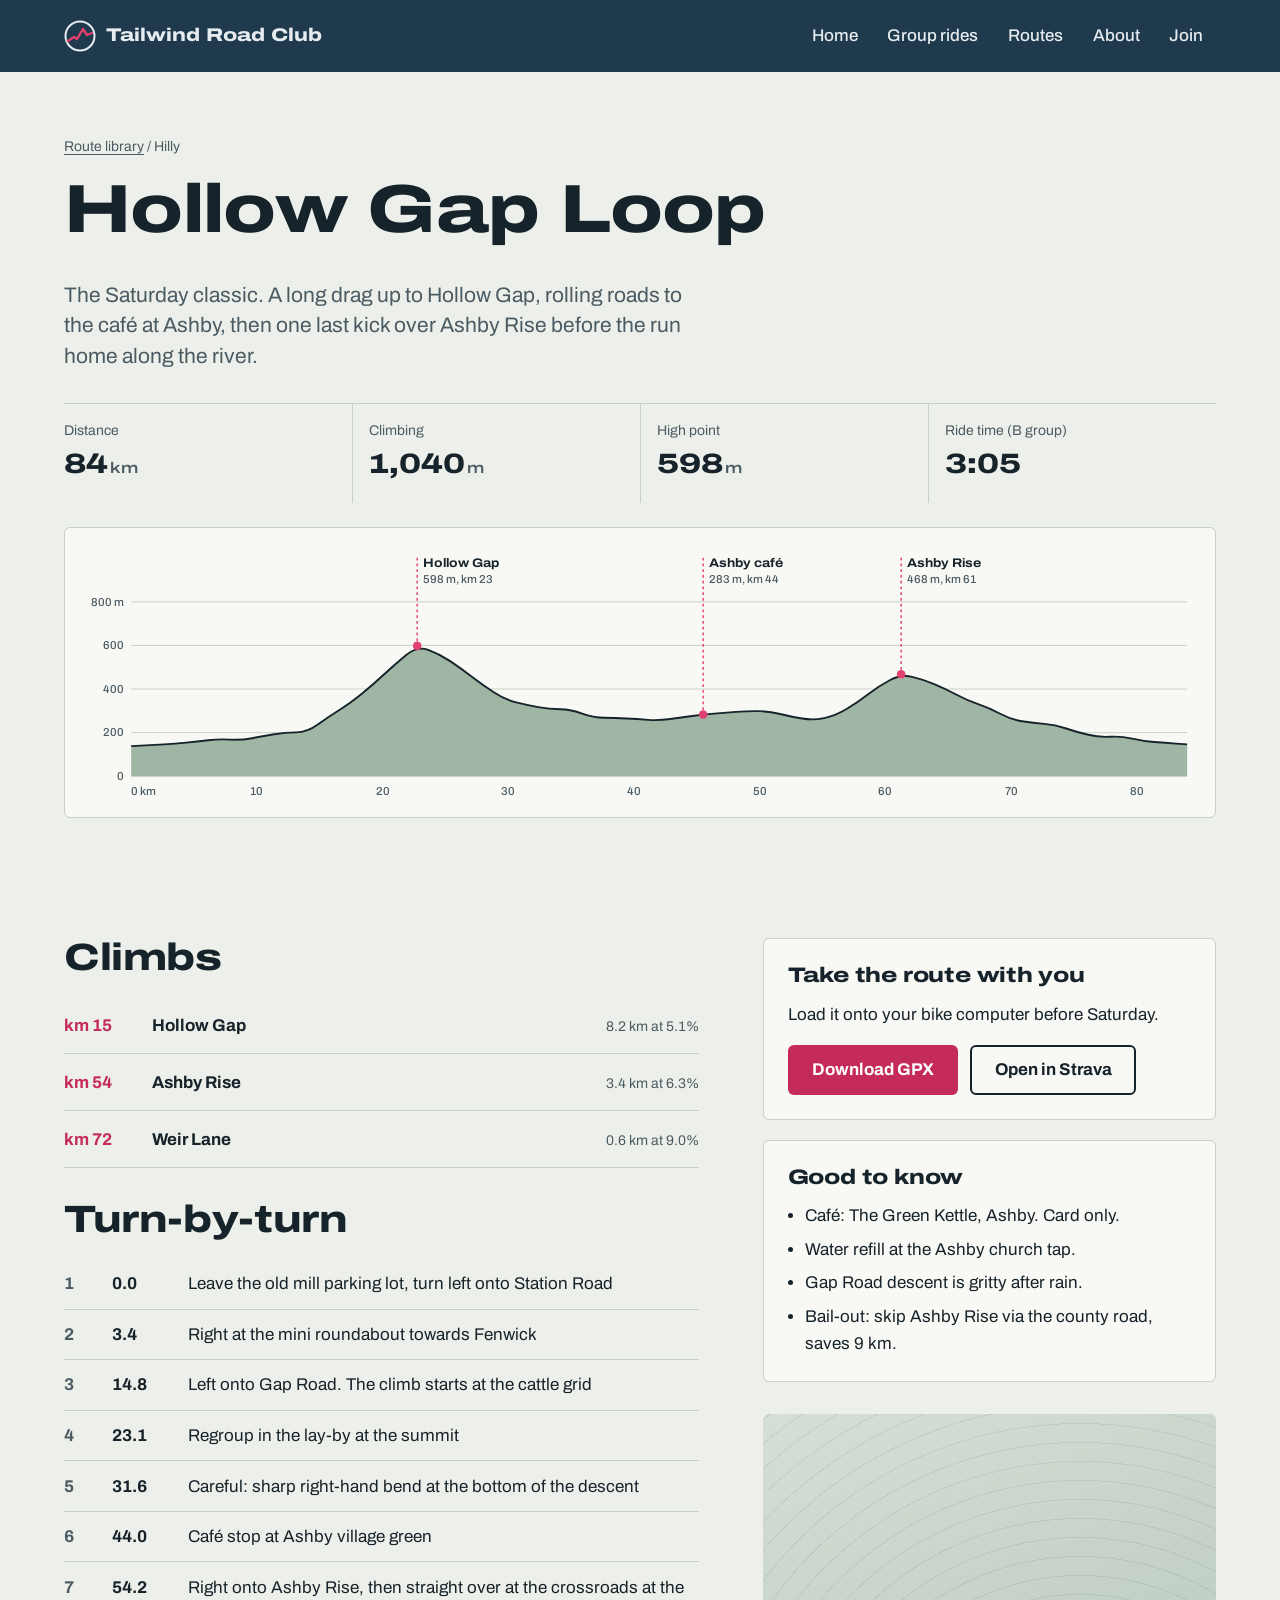
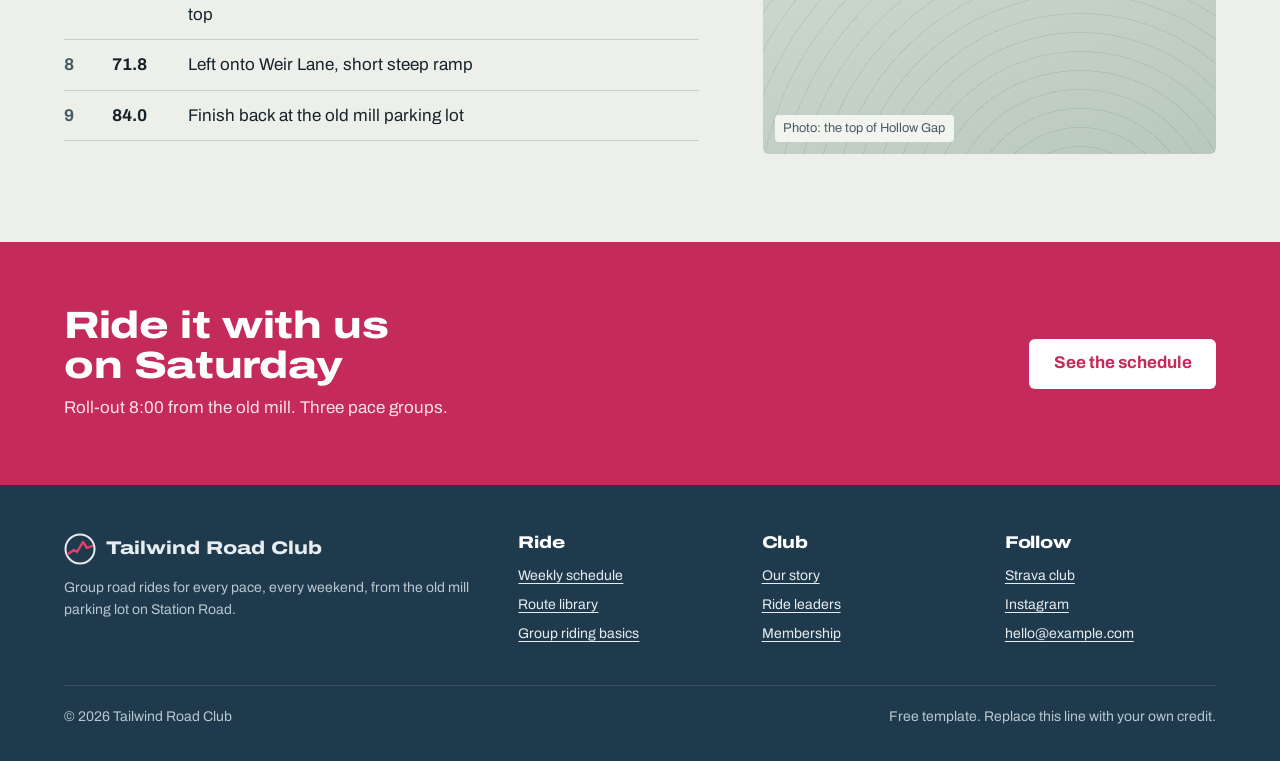
<file: route.html>
<!doctype html>
<html lang="en">
<head>
  <meta charset="utf-8">
  <meta name="viewport" content="width=device-width, initial-scale=1">
  <title>Hollow Gap Loop | Tailwind Road Club</title>
  <meta name="description" content="Hollow Gap Loop: 84 km and 1,040 m of climbing with a café stop at Ashby. Elevation profile, climbs and turn-by-turn cues.">
  <link rel="preconnect" href="https://fonts.googleapis.com">
  <link rel="preconnect" href="https://fonts.gstatic.com" crossorigin>
  <link href="https://fonts.googleapis.com/css2?family=Archivo:wdth,wght@62..125,400..800&display=swap" rel="stylesheet">
  <link rel="stylesheet" href="css/style.css">
  <link rel="icon" href="images/favicon.svg" type="image/svg+xml">
</head>
<body>
  <a class="skip-link" href="#main">Skip to content</a>
  <header class="site-header">
    <div class="wrap">
      <a class="brand" href="index.html"><svg viewBox="0 0 32 32" aria-hidden="true"><circle cx="16" cy="16" r="14.5" fill="none" stroke="currentColor" stroke-width="2"/><path d="M4 21 L10 17 L13 19 L19 9 L23 15 L28 13" fill="none" stroke="#e2406f" stroke-width="2.4" stroke-linejoin="round" stroke-linecap="round"/></svg><span>Tailwind Road Club</span></a>
      <button class="nav-toggle" aria-expanded="false" aria-controls="site-nav">Menu</button>
      <nav class="nav" id="site-nav" aria-label="Main">
        <ul>
        <li><a href="index.html">Home</a></li>
        <li><a href="rides.html">Group rides</a></li>
        <li><a href="routes.html">Routes</a></li>
        <li><a href="about.html">About</a></li>
        <li><a href="join.html">Join</a></li>
        </ul>
      </nav>
    </div>
  </header>

  <main id="main">
    <header class="page-head">
      <div class="wrap">
        <p class="crumbs"><a href="routes.html">Route library</a> / Hilly</p>
        <h1>Hollow Gap Loop</h1>
        <p class="lede">The Saturday classic. A long drag up to Hollow Gap, rolling roads to the café at Ashby, then one last kick over Ashby Rise before the run home along the river.</p>

        <dl class="stage-facts light mt-2">
          <div><dt>Distance</dt><dd>84<small>km</small></dd></div>
          <div><dt>Climbing</dt><dd>1,040<small>m</small></dd></div>
          <div><dt>High point</dt><dd>598<small>m</small></dd></div>
          <div><dt>Ride time (B group)</dt><dd>3:05</dd></div>
        </dl>

        <div class="profile-panel">
          <svg class="profile" data-height="260" data-km="84"
               data-climbs="Hollow Gap@23;Ashby café@44;Ashby Rise@61"
               data-elev="138,143,149,159,171,165,184,201,201,275,337,421,514,598,562,494,417,351,326,308,306,269,267,262,255,270,283,291,299,298,273,256,277,337,415,468,444,402,348,313,260,244,236,202,178,184,161,153,146"
               role="img" aria-label="Elevation profile: climbs from 140 metres to 598 metres at Hollow Gap, kilometre 23; café at kilometre 44; second climb to 468 metres at Ashby Rise, kilometre 61; finishes at 146 metres."></svg>
        </div>
      </div>
    </header>

    <section class="section" aria-labelledby="climbs-title">
      <div class="wrap split-wide split">
        <div>
          <h2 id="climbs-title">Climbs</h2>
          <ul class="climbs">
            <li><span class="km">km 15</span><span class="name">Hollow Gap</span><span class="stats">8.2 km at 5.1%</span></li>
            <li><span class="km">km 54</span><span class="name">Ashby Rise</span><span class="stats">3.4 km at 6.3%</span></li>
            <li><span class="km">km 72</span><span class="name">Weir Lane</span><span class="stats">0.6 km at 9.0%</span></li>
          </ul>

          <h2 class="mt-2">Turn-by-turn</h2>
          <ol class="cues">
            <li><span class="km">0.0</span><span>Leave the old mill parking lot, turn left onto Station Road</span></li>
            <li><span class="km">3.4</span><span>Right at the mini roundabout towards Fenwick</span></li>
            <li><span class="km">14.8</span><span>Left onto Gap Road. The climb starts at the cattle grid</span></li>
            <li><span class="km">23.1</span><span>Regroup in the lay-by at the summit</span></li>
            <li><span class="km">31.6</span><span>Careful: sharp right-hand bend at the bottom of the descent</span></li>
            <li><span class="km">44.0</span><span>Café stop at Ashby village green</span></li>
            <li><span class="km">54.2</span><span>Right onto Ashby Rise, then straight over at the crossroads at the top</span></li>
            <li><span class="km">71.8</span><span>Left onto Weir Lane, short steep ramp</span></li>
            <li><span class="km">84.0</span><span>Finish back at the old mill parking lot</span></li>
          </ol>
        </div>

        <aside>
          <div class="aside-box">
            <h3>Take the route with you</h3>
            <p class="mt-0">Load it onto your bike computer before Saturday.</p>
            <div class="btn-row tight">
              <a class="btn btn-primary" href="#" download>Download GPX</a>
              <a class="btn btn-ghost" href="#">Open in Strava</a>
            </div>
          </div>
          <div class="aside-box">
            <h3>Good to know</h3>
            <ul>
              <li>Café: The Green Kettle, Ashby. Card only.</li>
              <li>Water refill at the Ashby church tap.</li>
              <li>Gap Road descent is gritty after rain.</li>
              <li>Bail-out: skip Ashby Rise via the county road, saves 9 km.</li>
            </ul>
          </div>
          <figure class="photo mt-2">
            <!-- Replace with: <img src="images/hollow-gap.jpg" alt="Describe your photo"> -->
            <figcaption>Photo: the top of Hollow Gap</figcaption>
          </figure>
        </aside>
      </div>
    </section>

    <section class="cta-band" aria-labelledby="cta-title">
      <div class="wrap">
        <div>
          <h2 id="cta-title">Ride it with us on Saturday</h2>
          <p>Roll-out 8:00 from the old mill. Three pace groups.</p>
        </div>
        <a class="btn" href="rides.html">See the schedule</a>
      </div>
    </section>
  </main>

  <footer class="site-footer">
    <div class="wrap">
      <div class="footer-grid">
        <div>
          <a class="brand" href="index.html"><svg viewBox="0 0 32 32" aria-hidden="true"><circle cx="16" cy="16" r="14.5" fill="none" stroke="currentColor" stroke-width="2"/><path d="M4 21 L10 17 L13 19 L19 9 L23 15 L28 13" fill="none" stroke="#e2406f" stroke-width="2.4" stroke-linejoin="round" stroke-linecap="round"/></svg><span>Tailwind Road Club</span></a>
          <p>Group road rides for every pace, every weekend, from the old mill parking lot on Station Road.</p>
        </div>
        <div>
          <h3>Ride</h3>
          <ul>
            <li><a href="rides.html">Weekly schedule</a></li>
            <li><a href="routes.html">Route library</a></li>
            <li><a href="rides.html#etiquette">Group riding basics</a></li>
          </ul>
        </div>
        <div>
          <h3>Club</h3>
          <ul>
            <li><a href="about.html">Our story</a></li>
            <li><a href="about.html#leaders">Ride leaders</a></li>
            <li><a href="join.html">Membership</a></li>
          </ul>
        </div>
        <div>
          <h3>Follow</h3>
          <ul>
            <li><a href="#">Strava club</a></li>
            <li><a href="#">Instagram</a></li>
            <li><a href="mailto:hello@example.com">hello@example.com</a></li>
          </ul>
        </div>
      </div>
      <div class="footer-base">
        <span>&copy; <span data-year>2026</span> Tailwind Road Club</span>
        <span>Free template. Replace this line with your own credit.</span>
      </div>
    </div>
  </footer>

  <script src="js/main.js"></script>
</body>
</html>
</file>
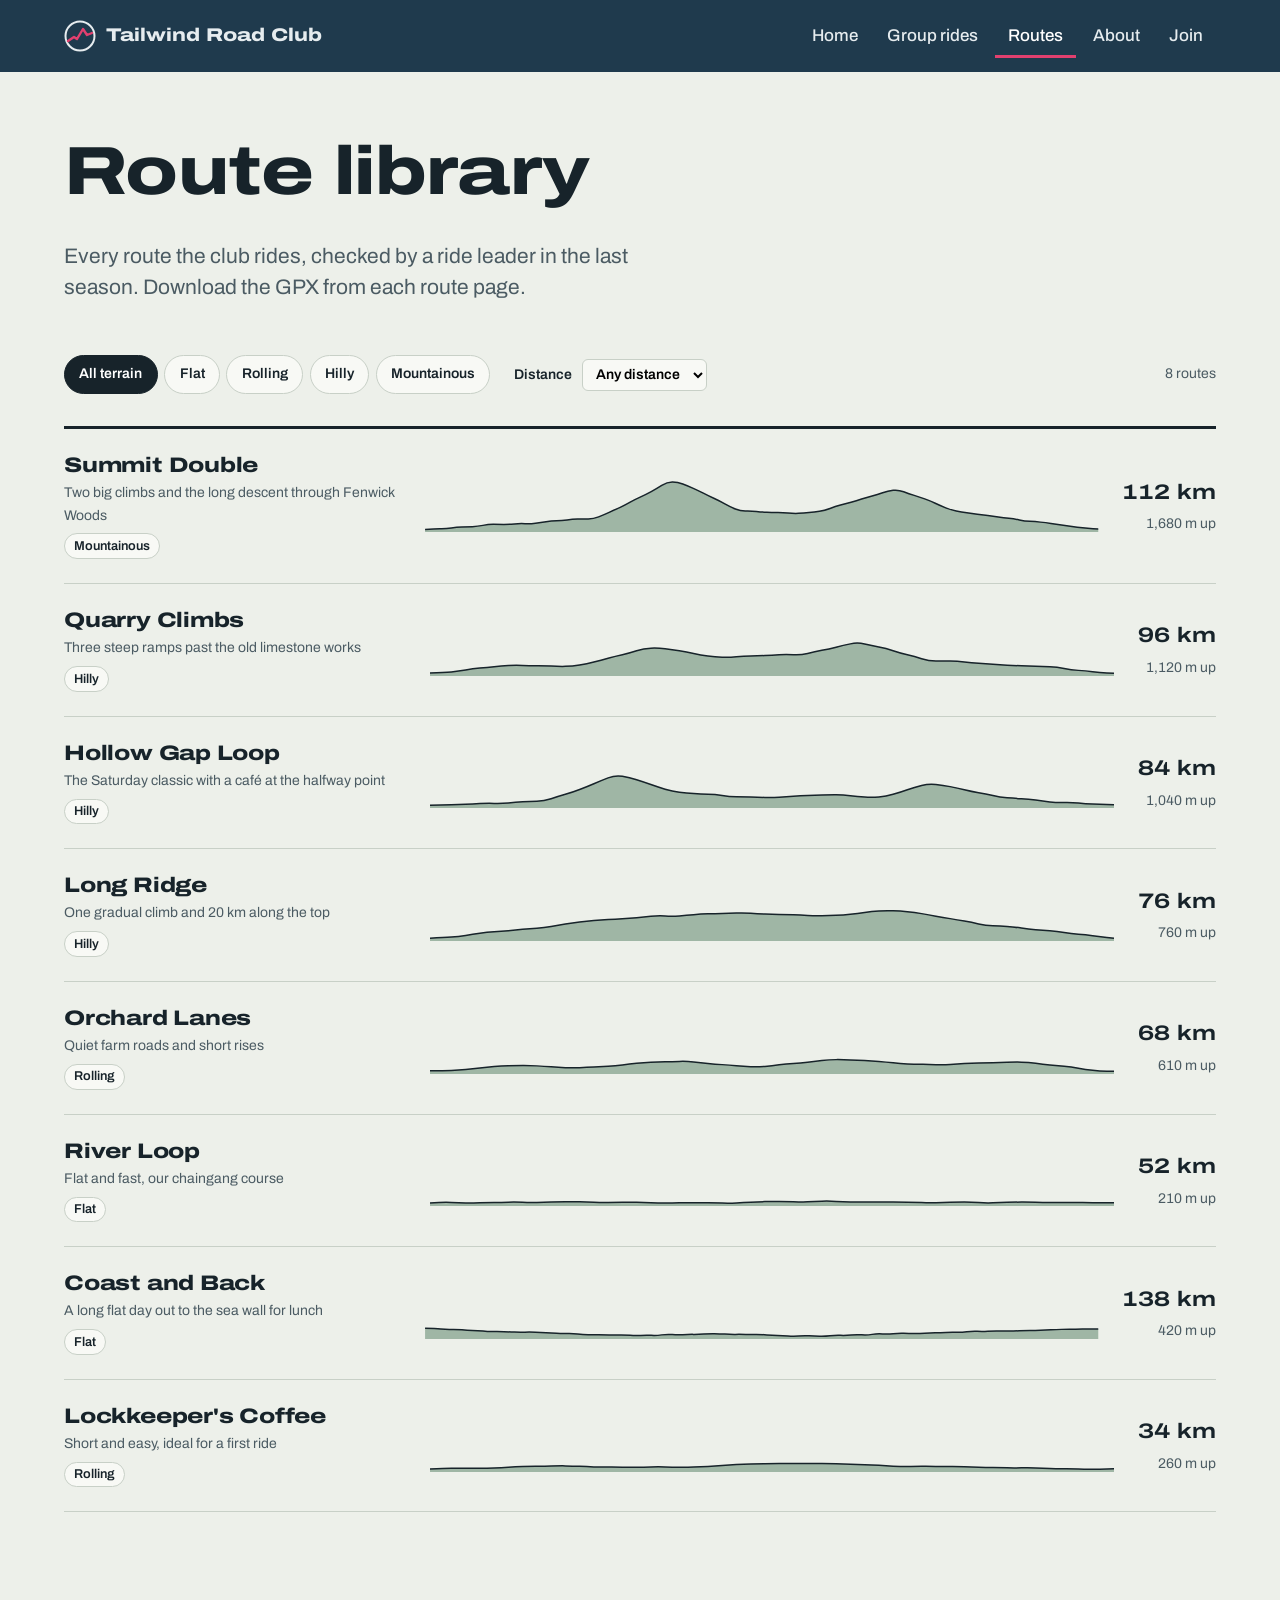
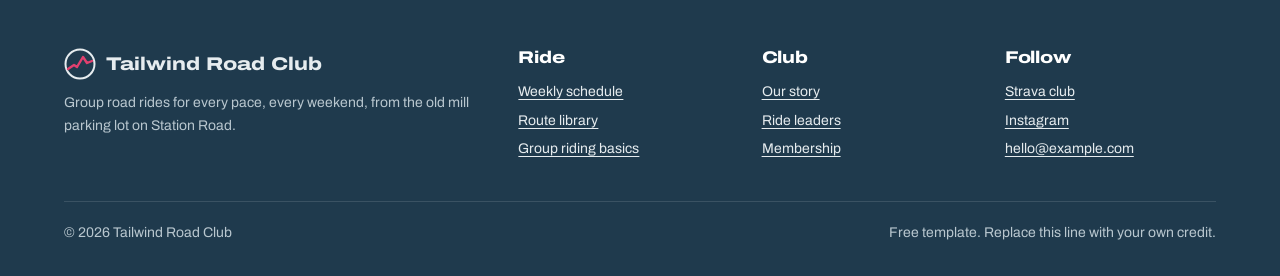
<file: routes.html>
<!doctype html>
<html lang="en">
<head>
  <meta charset="utf-8">
  <meta name="viewport" content="width=device-width, initial-scale=1">
  <title>Route library | Tailwind Road Club</title>
  <meta name="description" content="Browse club road cycling routes by terrain and distance, with elevation profiles for each.">
  <link rel="preconnect" href="https://fonts.googleapis.com">
  <link rel="preconnect" href="https://fonts.gstatic.com" crossorigin>
  <link href="https://fonts.googleapis.com/css2?family=Archivo:wdth,wght@62..125,400..800&display=swap" rel="stylesheet">
  <link rel="stylesheet" href="css/style.css">
  <link rel="icon" href="images/favicon.svg" type="image/svg+xml">
</head>
<body>
  <a class="skip-link" href="#main">Skip to content</a>
  <header class="site-header">
    <div class="wrap">
      <a class="brand" href="index.html"><svg viewBox="0 0 32 32" aria-hidden="true"><circle cx="16" cy="16" r="14.5" fill="none" stroke="currentColor" stroke-width="2"/><path d="M4 21 L10 17 L13 19 L19 9 L23 15 L28 13" fill="none" stroke="#e2406f" stroke-width="2.4" stroke-linejoin="round" stroke-linecap="round"/></svg><span>Tailwind Road Club</span></a>
      <button class="nav-toggle" aria-expanded="false" aria-controls="site-nav">Menu</button>
      <nav class="nav" id="site-nav" aria-label="Main">
        <ul>
        <li><a href="index.html">Home</a></li>
        <li><a href="rides.html">Group rides</a></li>
        <li><a href="routes.html" aria-current="page">Routes</a></li>
        <li><a href="about.html">About</a></li>
        <li><a href="join.html">Join</a></li>
        </ul>
      </nav>
    </div>
  </header>

  <main id="main">
    <header class="page-head">
      <div class="wrap">
        <h1>Route library</h1>
        <p class="lede">Every route the club rides, checked by a ride leader in the last season. Download the GPX from each route page.</p>
      </div>
    </header>

    <section class="section flush-top" aria-label="Routes">
      <div class="wrap">
        <div class="filters" role="group" aria-label="Filter routes">
          <div class="chip-group" role="group" aria-label="Terrain">
            <button class="chip" type="button" data-terrain-filter="all" aria-pressed="true">All terrain</button>
            <button class="chip" type="button" data-terrain-filter="flat" aria-pressed="false">Flat</button>
            <button class="chip" type="button" data-terrain-filter="rolling" aria-pressed="false">Rolling</button>
            <button class="chip" type="button" data-terrain-filter="hilly" aria-pressed="false">Hilly</button>
            <button class="chip" type="button" data-terrain-filter="mountain" aria-pressed="false">Mountainous</button>
          </div>
          <label for="distance-filter">Distance
            <select id="distance-filter">
              <option value="all">Any distance</option>
              <option value="0-60">Under 60 km</option>
              <option value="60-100">60 to 100 km</option>
              <option value="100-1000">Over 100 km</option>
            </select>
          </label>
          <span class="result-count" data-result-count aria-live="polite">8 routes</span>
        </div>

        <ul class="route-list" data-route-list>
          <li class="route-item" data-km="112" data-terrain="mountain">
            <div>
              <h3><a href="route.html">Summit Double</a></h3>
              <p class="meta">Two big climbs and the long descent through Fenwick Woods</p>
              <span class="terrain-tag">Mountainous</span>
            </div>
            <div class="profile-cell">
              <svg class="profile" data-axis="none" data-km="112" data-elev="135,145,143,169,174,180,213,212,212,226,219,240,265,271,290,295,294,359,433,505,598,669,757,859,861,800,728,644,571,478,416,420,401,394,395,378,384,402,427,485,530,574,626,670,724,743,681,631,574,498,433,402,379,358,336,315,297,263,255,238,213,189,170,148,143" role="img" aria-label="Mountainous profile, 135 to 861 metres"></svg>
            </div>
            <div class="figs"><strong>112 km</strong><span>1,680 m up</span></div>
          </li>
          <li class="route-item" data-km="96" data-terrain="hilly">
            <div>
              <h3><a href="route.html">Quarry Climbs</a></h3>
              <p class="meta">Three steep ramps past the old limestone works</p>
              <span class="terrain-tag">Hilly</span>
            </div>
            <div class="profile-cell">
              <svg class="profile" data-axis="none" data-km="96" data-elev="141,149,167,206,228,248,261,251,252,241,244,281,336,398,443,515,524,496,463,416,385,378,399,402,412,426,412,464,508,561,608,557,517,445,392,325,325,322,298,281,267,255,249,242,232,188,175,149,136" role="img" aria-label="Hilly profile, 136 to 608 metres"></svg>
            </div>
            <div class="figs"><strong>96 km</strong><span>1,120 m up</span></div>
          </li>
          <li class="route-item" data-km="84" data-terrain="hilly">
            <div>
              <h3><a href="route.html">Hollow Gap Loop</a></h3>
              <p class="meta">The Saturday classic with a café at the halfway point</p>
              <span class="terrain-tag">Hilly</span>
            </div>
            <div class="profile-cell">
              <svg class="profile" data-axis="none" data-km="84" data-elev="138,143,149,159,171,165,184,201,201,275,337,421,514,598,562,494,417,351,326,308,306,269,267,262,255,270,283,291,299,298,273,256,277,337,415,468,444,402,348,313,260,244,236,202,178,184,161,153,146" role="img" aria-label="Hilly profile, 138 to 598 metres"></svg>
            </div>
            <div class="figs"><strong>84 km</strong><span>1,040 m up</span></div>
          </li>
          <li class="route-item" data-km="76" data-terrain="hilly">
            <div>
              <h3><a href="route.html">Long Ridge</a></h3>
              <p class="meta">One gradual climb and 20 km along the top</p>
              <span class="terrain-tag">Hilly</span>
            </div>
            <div class="profile-cell">
              <svg class="profile" data-axis="none" data-km="76" data-elev="134,149,159,198,229,239,258,285,294,335,368,394,414,428,439,458,480,468,483,503,510,514,522,508,498,496,490,475,481,487,512,544,557,549,528,492,451,417,379,329,326,306,274,257,243,205,189,162,134" role="img" aria-label="Hilly profile, 134 to 557 metres"></svg>
            </div>
            <div class="figs"><strong>76 km</strong><span>760 m up</span></div>
          </li>
          <li class="route-item" data-km="68" data-terrain="rolling">
            <div>
              <h3><a href="route.html">Orchard Lanes</a></h3>
              <p class="meta">Quiet farm roads and short rises</p>
              <span class="terrain-tag">Rolling</span>
            </div>
            <div class="profile-cell">
              <svg class="profile" data-axis="none" data-km="68" data-elev="145,147,155,175,203,220,225,226,215,198,188,197,208,220,249,272,282,284,292,267,246,233,213,205,220,252,262,288,315,316,307,297,280,255,243,244,234,249,264,267,269,279,275,244,225,205,167,143,137" role="img" aria-label="Rolling profile, 137 to 316 metres"></svg>
            </div>
            <div class="figs"><strong>68 km</strong><span>610 m up</span></div>
          </li>
          <li class="route-item" data-km="52" data-terrain="flat">
            <div>
              <h3><a href="route.html">River Loop</a></h3>
              <p class="meta">Flat and fast, our chaingang course</p>
              <span class="terrain-tag">Flat</span>
            </div>
            <div class="profile-cell">
              <svg class="profile" data-axis="none" data-km="52" data-elev="137,151,138,137,144,145,151,141,147,154,156,154,140,144,147,145,135,135,142,140,139,130,144,153,161,156,151,160,167,153,152,150,153,149,148,138,144,149,149,135,142,149,150,142,142,141,144,137,140" role="img" aria-label="Flat profile, 130 to 167 metres"></svg>
            </div>
            <div class="figs"><strong>52 km</strong><span>210 m up</span></div>
          </li>
          <li class="route-item" data-km="138" data-terrain="flat">
            <div>
              <h3><a href="route.html">Coast and Back</a></h3>
              <p class="meta">A long flat day out to the sea wall for lunch</p>
              <span class="terrain-tag">Flat</span>
            </div>
            <div class="profile-cell">
              <svg class="profile" data-axis="none" data-km="138" data-elev="146,144,127,131,115,115,96,99,93,85,91,82,78,66,71,52,48,47,45,47,34,44,36,58,45,55,54,66,64,54,55,53,53,40,37,25,35,29,24,43,37,54,42,67,55,74,69,68,77,81,88,84,105,98,107,105,106,113,113,125,126,135,132,138,137" role="img" aria-label="Flat profile, 24 to 146 metres"></svg>
            </div>
            <div class="figs"><strong>138 km</strong><span>420 m up</span></div>
          </li>
          <li class="route-item" data-km="34" data-terrain="rolling">
            <div>
              <h3><a href="route.html">Lockkeeper's Coffee</a></h3>
              <p class="meta">Short and easy, ideal for a first ride</p>
              <span class="terrain-tag">Rolling</span>
            </div>
            <div class="profile-cell">
              <svg class="profile" data-axis="none" data-km="34" data-elev="139,151,153,149,151,156,173,181,180,188,186,175,168,169,166,166,175,167,164,175,181,202,216,217,222,223,222,226,222,220,207,204,186,180,179,182,175,177,167,162,160,155,160,153,144,146,134,137,144" role="img" aria-label="Rolling profile, 134 to 226 metres"></svg>
            </div>
            <div class="figs"><strong>34 km</strong><span>260 m up</span></div>
          </li>
        </ul>
        <p class="route-empty" data-route-empty hidden>No routes match those filters. Try a different terrain or distance.</p>
      </div>
    </section>
  </main>

  <footer class="site-footer">
    <div class="wrap">
      <div class="footer-grid">
        <div>
          <a class="brand" href="index.html"><svg viewBox="0 0 32 32" aria-hidden="true"><circle cx="16" cy="16" r="14.5" fill="none" stroke="currentColor" stroke-width="2"/><path d="M4 21 L10 17 L13 19 L19 9 L23 15 L28 13" fill="none" stroke="#e2406f" stroke-width="2.4" stroke-linejoin="round" stroke-linecap="round"/></svg><span>Tailwind Road Club</span></a>
          <p>Group road rides for every pace, every weekend, from the old mill parking lot on Station Road.</p>
        </div>
        <div>
          <h3>Ride</h3>
          <ul>
            <li><a href="rides.html">Weekly schedule</a></li>
            <li><a href="routes.html">Route library</a></li>
            <li><a href="rides.html#etiquette">Group riding basics</a></li>
          </ul>
        </div>
        <div>
          <h3>Club</h3>
          <ul>
            <li><a href="about.html">Our story</a></li>
            <li><a href="about.html#leaders">Ride leaders</a></li>
            <li><a href="join.html">Membership</a></li>
          </ul>
        </div>
        <div>
          <h3>Follow</h3>
          <ul>
            <li><a href="#">Strava club</a></li>
            <li><a href="#">Instagram</a></li>
            <li><a href="mailto:hello@example.com">hello@example.com</a></li>
          </ul>
        </div>
      </div>
      <div class="footer-base">
        <span>&copy; <span data-year>2026</span> Tailwind Road Club</span>
        <span>Free template. Replace this line with your own credit.</span>
      </div>
    </div>
  </footer>

  <script src="js/main.js"></script>
</body>
</html>
</file>
<file: css/style.css>
/* ==========================================================================
   Tailwind Road Club — free road cycling template
   Edit the tokens below to re-skin the whole site.
   ========================================================================== */

:root {
  /* Colour */
  --bg: #edf0ea;          /* limestone: page background */
  --surface: #f8f9f5;     /* paper: raised panels */
  --ink: #17232a;         /* tarmac: body text */
  --ink-soft: #4b5b63;    /* secondary text */
  --line: #c8d0c7;        /* rules and borders */
  --road: #1f3a4d;        /* slate blue: header band, footer */
  --road-ink: #e6ecef;    /* text on slate */
  --terrain: #9fb6a5;     /* elevation profile fill */
  --terrain-deep: #5f7f6c;
  --accent: #e2406f;      /* sprint pink: climbs, highlights */
  --accent-strong: #c42b5a; /* buttons (AA with white text) */

  /* Type */
  --font: "Archivo", system-ui, -apple-system, "Segoe UI", sans-serif;
  --step--1: 0.875rem;
  --step-0: 1.0625rem;
  --step-1: 1.3125rem;
  --step-2: 1.75rem;
  --step-3: 2.375rem;
  --step-4: clamp(2.5rem, 6vw, 4.25rem);

  /* Layout */
  --wrap: 72rem;
  --gutter: clamp(1rem, 4vw, 2.5rem);
  --radius: 6px;
}

*, *::before, *::after { box-sizing: border-box; }

html { -webkit-text-size-adjust: 100%; }

body {
  margin: 0;
  background: var(--bg);
  color: var(--ink);
  font-family: var(--font);
  font-size: var(--step-0);
  line-height: 1.6;
  font-variation-settings: "wdth" 100;
}

img, svg { display: block; max-width: 100%; }

a { color: var(--road); text-underline-offset: 0.18em; text-decoration-thickness: 1px; }
a:hover { color: var(--accent-strong); }

:focus-visible { outline: 3px solid var(--accent); outline-offset: 3px; border-radius: 2px; }

.skip-link {
  position: absolute; left: -999px; top: 0.5rem;
  background: var(--surface); padding: 0.5rem 1rem; z-index: 100;
}
.skip-link:focus { left: 0.5rem; }

.wrap { width: min(100% - 2 * var(--gutter), var(--wrap)); margin-inline: auto; }

/* Headings: wide, heavy Archivo — the "race number" voice */
h1, h2, h3, .display {
  font-family: var(--font);
  font-variation-settings: "wdth" 125;
  font-weight: 800;
  line-height: 1.05;
  letter-spacing: -0.01em;
  margin: 0 0 0.5em;
  text-wrap: balance;
}
h1 { font-size: var(--step-4); }
h2 { font-size: var(--step-3); }
h3 { font-size: var(--step-1); line-height: 1.2; }

p { margin: 0 0 1em; max-width: 66ch; }
.lede { font-size: var(--step-1); line-height: 1.45; color: var(--ink-soft); max-width: 40ch; }

/* --------------------------------------------------------------------------
   Header
   -------------------------------------------------------------------------- */
.site-header { background: var(--road); color: var(--road-ink); }
.site-header .wrap {
  display: flex; align-items: center; justify-content: space-between;
  gap: 1rem; min-height: 4.5rem;
}
.brand {
  display: flex; align-items: center; gap: 0.6rem;
  color: inherit; text-decoration: none;
  font-variation-settings: "wdth" 125; font-weight: 800; font-size: 1.15rem;
}
.brand svg { width: 2rem; height: 2rem; }
.brand:hover { color: #fff; }

.nav ul { list-style: none; margin: 0; padding: 0; display: flex; gap: 0.25rem; }
.nav a {
  display: block; padding: 0.5rem 0.8rem; color: var(--road-ink);
  text-decoration: none; border-radius: var(--radius); font-weight: 500;
}
.nav a:hover { background: rgba(255,255,255,0.08); color: #fff; }
.nav a[aria-current="page"] { box-shadow: inset 0 -3px 0 var(--accent); border-radius: 0; color: #fff; }

.nav-toggle {
  display: none; background: none; border: 1px solid rgba(255,255,255,0.35);
  color: inherit; font: inherit; padding: 0.4rem 0.8rem; border-radius: var(--radius); cursor: pointer;
}

@media (max-width: 760px) {
  .nav-toggle { display: block; }
  .nav { position: absolute; left: 0; right: 0; top: 4.5rem; background: var(--road); display: none; z-index: 20; }
  .nav.is-open { display: block; }
  .nav ul { flex-direction: column; padding: 0.5rem var(--gutter) 1rem; }
  .nav a[aria-current="page"] { box-shadow: inset 3px 0 0 var(--accent); }
  .site-header { position: relative; }
}

/* --------------------------------------------------------------------------
   Buttons
   -------------------------------------------------------------------------- */
.btn {
  display: inline-block; padding: 0.8rem 1.4rem; border-radius: var(--radius);
  font: inherit; font-weight: 700; text-decoration: none; cursor: pointer;
  border: 2px solid transparent; line-height: 1.2;
}
.btn-primary { background: var(--accent-strong); color: #fff; }
.btn-primary:hover { background: #a8204b; color: #fff; }
.btn-ghost { border-color: currentColor; color: inherit; background: transparent; }
.btn-ghost:hover { color: var(--accent); }
.btn-row { display: flex; flex-wrap: wrap; gap: 0.75rem; margin-top: 1.5rem; }

/* --------------------------------------------------------------------------
   Hero: the stage profile
   -------------------------------------------------------------------------- */
.hero { background: var(--road); color: var(--road-ink); padding-top: clamp(2.5rem, 7vw, 5rem); overflow: hidden; }
.hero h1 { color: #fff; max-width: 15ch; }
.hero .lede { color: #b9c7cf; }
.hero .btn-ghost { color: var(--road-ink); }
.hero-profile { margin-top: clamp(2rem, 5vw, 3.5rem); }

.stage-facts {
  display: grid; grid-template-columns: repeat(4, 1fr);
  border-top: 1px solid rgba(255,255,255,0.15);
}
.stage-facts div { padding: 1rem 0; }
.stage-facts div + div { padding-left: 1rem; border-left: 1px solid rgba(255,255,255,0.15); }
.stage-facts dt { font-size: var(--step--1); color: #9fb0ba; }
.stage-facts dd { margin: 0; font-size: var(--step-2); font-weight: 800; font-variation-settings: "wdth" 125; color: #fff; }
.stage-facts dd small { font-size: 0.55em; font-weight: 600; color: #b9c7cf; margin-left: 0.15em; }
@media (max-width: 640px) {
  .stage-facts { grid-template-columns: repeat(2, 1fr); }
  .stage-facts div:nth-child(3) { padding-left: 0; border-left: 0; }
  .stage-facts div:nth-child(n+3) { border-top: 1px solid rgba(255,255,255,0.15); }
}

/* Light variant used on route pages */
.stage-facts.light { border-top-color: var(--line); }
.stage-facts.light div + div { border-left-color: var(--line); }
.stage-facts.light div:nth-child(n+3) { border-top-color: var(--line); }
.stage-facts.light dt { color: var(--ink-soft); }
.stage-facts.light dd { color: var(--ink); }
.stage-facts.light dd small { color: var(--ink-soft); }
@media (min-width: 641px) { .stage-facts.light div:nth-child(n+3) { border-top: 0; } }

/* --------------------------------------------------------------------------
   Elevation profile (rendered by js/main.js)
   -------------------------------------------------------------------------- */
.profile { width: 100%; height: auto; overflow: visible; }
.profile .p-area { fill: var(--terrain); }
.profile .p-line { fill: none; stroke: var(--ink); stroke-width: 2; stroke-linejoin: round; }
.profile .p-grid { stroke: var(--line); stroke-width: 1; }
.profile .p-label { font: 500 12px var(--font); fill: var(--ink-soft); }
.profile .p-climb { stroke: var(--accent); stroke-width: 1.5; stroke-dasharray: 3 3; }
.profile .p-climb-dot { fill: var(--accent); }
.profile .p-climb-name { font: 700 13px var(--font); fill: var(--ink); font-variation-settings: "wdth" 112; }
.profile .p-climb-alt { font: 500 12px var(--font); fill: var(--ink-soft); }

.on-road .profile .p-area { fill: #34566b; }
.on-road .profile .p-line { stroke: #e6ecef; }
.on-road .profile .p-grid { stroke: rgba(255,255,255,0.12); }
.on-road .profile .p-label, .on-road .profile .p-climb-alt { fill: #9fb0ba; }
.on-road .profile .p-climb-name { fill: #fff; }

.profile.is-drawing .p-line { animation: draw 2.4s cubic-bezier(.45,.05,.3,1) forwards; }
.profile.is-drawing .p-area,
.profile.is-drawing .p-climbs { opacity: 0; animation: fadein 0.8s ease 1.8s forwards; }
@keyframes draw { to { stroke-dashoffset: 0; } }
@keyframes fadein { to { opacity: 1; } }
@media (prefers-reduced-motion: reduce) {
  .profile.is-drawing .p-line, .profile.is-drawing .p-area, .profile.is-drawing .p-climbs { animation: none; opacity: 1; stroke-dashoffset: 0; }
}

/* --------------------------------------------------------------------------
   Sections
   -------------------------------------------------------------------------- */
.section { padding-block: clamp(3rem, 8vw, 5.5rem); }
.section + .section { border-top: 1px solid var(--line); }
.section-head { display: flex; flex-wrap: wrap; align-items: end; justify-content: space-between; gap: 1rem; margin-bottom: 2rem; }
.section-head h2 { margin: 0; }
.section-head p { margin: 0; color: var(--ink-soft); }

.page-head { padding-block: clamp(2.5rem, 6vw, 4rem) 2rem; }
.page-head .lede { max-width: 52ch; }
.crumbs { font-size: var(--step--1); color: var(--ink-soft); margin-bottom: 1rem; }
.crumbs a { color: inherit; }

.split { display: grid; grid-template-columns: 1fr 1fr; gap: clamp(2rem, 5vw, 4rem); align-items: start; }
.split-wide { grid-template-columns: 1.4fr 1fr; }
@media (max-width: 820px) { .split, .split-wide { grid-template-columns: 1fr; } }

/* --------------------------------------------------------------------------
   Ride schedule — a timetable, not cards
   -------------------------------------------------------------------------- */
.schedule { width: 100%; border-collapse: collapse; }
.schedule caption { text-align: left; font-weight: 700; padding-bottom: 0.75rem; }
.schedule th, .schedule td { text-align: left; padding: 1rem 1rem 1rem 0; border-bottom: 1px solid var(--line); vertical-align: top; }
.schedule thead th { font-size: var(--step--1); font-weight: 600; color: var(--ink-soft); padding-top: 0; }
.schedule .day { font-variation-settings: "wdth" 125; font-weight: 800; font-size: var(--step-1); white-space: nowrap; }
.schedule .time { font-weight: 700; white-space: nowrap; font-variant-numeric: tabular-nums; }
.schedule .ride-name { font-weight: 700; display: block; }
.schedule .meta { color: var(--ink-soft); font-size: var(--step--1); }
.schedule td.num { font-variant-numeric: tabular-nums; white-space: nowrap; }

@media (max-width: 700px) {
  .schedule thead { position: absolute; width: 1px; height: 1px; overflow: hidden; clip: rect(0 0 0 0); }
  .schedule tr { display: grid; grid-template-columns: 3.5rem auto auto 1fr; gap: 0.5rem 1rem; padding: 1rem 0; border-bottom: 1px solid var(--line); align-items: center; }
  .schedule th, .schedule td { border: 0; padding: 0; }
  .schedule th.day { grid-row: 1 / span 2; align-self: start; }
  .schedule td.ride { grid-column: 2 / -1; }
  .schedule td.num::before { content: attr(data-label) "\A"; white-space: pre; color: var(--ink-soft); font-size: 0.75rem; font-weight: 500; }
  .schedule td.num { font-size: var(--step--1); line-height: 1.3; }
  .schedule td:last-child { justify-self: end; }
}

/* Pace group badge — shape + letter, so colour isn't the only signal */
.pace {
  display: inline-grid; place-items: center; width: 1.9rem; height: 1.9rem;
  border-radius: 50%; font-weight: 800; font-size: 0.85rem; color: #fff; margin-right: 0.15rem;
}
.pace-a { background: var(--accent-strong); }
.pace-b { background: var(--road); }
.pace-c { background: var(--terrain-deep); }
.pace-s { background: transparent; color: var(--ink); border: 2px solid var(--ink); }

/* Pace group ladder */
.groups { display: grid; grid-template-columns: repeat(4, 1fr); border-top: 3px solid var(--ink); }
.groups article { padding: 1.25rem 1.25rem 1.25rem 0; }
.groups article + article { padding-left: 1.25rem; border-left: 1px solid var(--line); }
.groups p.speed { color: var(--ink); font-variation-settings: "wdth" 125; font-weight: 800; font-size: var(--step-2); line-height: 1; margin: 0.75rem 0 0.25rem; }
.groups .speed small { font-size: 0.5em; font-weight: 600; color: var(--ink-soft); }
.groups p { font-size: var(--step--1); color: var(--ink-soft); margin: 0; }
@media (max-width: 860px) {
  .groups { grid-template-columns: 1fr 1fr; }
  .groups article:nth-child(3) { padding-left: 0; border-left: 0; }
  .groups article:nth-child(n+3) { border-top: 1px solid var(--line); }
}
@media (max-width: 480px) {
  .groups { grid-template-columns: 1fr; }
  .groups article, .groups article + article { padding-left: 0; border-left: 0; }
  .groups article + article { border-top: 1px solid var(--line); }
}

/* --------------------------------------------------------------------------
   Route library
   -------------------------------------------------------------------------- */
.filters { display: flex; flex-wrap: wrap; gap: 0.5rem 1.5rem; align-items: center; margin-bottom: 2rem; }
.chip-group { display: flex; flex-wrap: wrap; gap: 0.4rem; }
.chip {
  font: inherit; font-size: var(--step--1); font-weight: 600; padding: 0.45rem 0.9rem;
  border: 1px solid var(--line); background: var(--surface); color: var(--ink);
  border-radius: 999px; cursor: pointer;
}
.chip:hover { border-color: var(--ink); }
.chip[aria-pressed="true"] { background: var(--ink); color: #fff; border-color: var(--ink); }
.filters label { font-size: var(--step--1); font-weight: 600; }
.filters select { font: inherit; font-size: var(--step--1); padding: 0.4rem 0.6rem; border: 1px solid var(--line); border-radius: var(--radius); background: var(--surface); margin-left: 0.4rem; }
.result-count { font-size: var(--step--1); color: var(--ink-soft); margin-left: auto; }

.route-list { list-style: none; margin: 0; padding: 0; border-top: 3px solid var(--ink); }
.route-item {
  display: grid; grid-template-columns: minmax(12rem, 1fr) 2fr auto; gap: 1.5rem; align-items: center;
  padding: 1.5rem 0; border-bottom: 1px solid var(--line);
}
.route-item h3 { margin: 0 0 0.25rem; }
.route-item h3 a { color: var(--ink); text-decoration: none; }
.route-item h3 a:hover { color: var(--accent-strong); }
.route-item h3 a::after { content: ""; position: absolute; inset: 0; }
.route-item { position: relative; }
.route-item .meta { color: var(--ink-soft); font-size: var(--step--1); margin: 0; }
.route-item .figs { text-align: right; font-variant-numeric: tabular-nums; white-space: nowrap; }
.route-item .figs strong { display: block; font-variation-settings: "wdth" 125; font-size: var(--step-1); }
.route-item .figs span { color: var(--ink-soft); font-size: var(--step--1); }
.route-item .profile .p-line { stroke-width: 1.5; }
.route-item:hover .profile .p-area { fill: var(--accent); opacity: 0.35; }
.terrain-tag { display: inline-block; font-size: 0.8rem; font-weight: 600; padding: 0.1rem 0.55rem; border-radius: 999px; background: var(--surface); border: 1px solid var(--line); margin-top: 0.4rem; }
.route-empty { padding: 2rem 0; color: var(--ink-soft); }
@media (max-width: 760px) {
  .route-item { grid-template-columns: 1fr auto; gap: 0.75rem 1rem; }
  .route-item .profile-cell { grid-column: 1 / -1; grid-row: 2; }
}

/* --------------------------------------------------------------------------
   Route detail
   -------------------------------------------------------------------------- */
.profile-panel { background: var(--surface); border: 1px solid var(--line); border-radius: var(--radius); padding: 1.5rem 1.5rem 1rem; margin-top: 1.5rem; }

.climbs { list-style: none; margin: 0; padding: 0; }
.climbs li { display: grid; grid-template-columns: 4.5rem 1fr auto; gap: 1rem; padding: 0.9rem 0; border-bottom: 1px solid var(--line); align-items: baseline; }
.climbs .km { font-weight: 700; color: var(--accent-strong); font-variant-numeric: tabular-nums; }
.climbs .name { font-weight: 700; }
.climbs .stats { color: var(--ink-soft); font-size: var(--step--1); font-variant-numeric: tabular-nums; white-space: nowrap; }

.cues { margin: 0; padding: 0; list-style: none; counter-reset: cue; }
.cues li { counter-increment: cue; display: grid; grid-template-columns: 2.25rem 4rem 1fr; gap: 0.75rem; padding: 0.7rem 0; border-bottom: 1px solid var(--line); }
.cues li::before { content: counter(cue); font-weight: 700; color: var(--ink-soft); font-variant-numeric: tabular-nums; }
.cues .km { font-weight: 700; font-variant-numeric: tabular-nums; }

.aside-box { background: var(--surface); border: 1px solid var(--line); border-radius: var(--radius); padding: 1.5rem; }
.aside-box + .aside-box { margin-top: 1.25rem; }
.aside-box h3 { margin-bottom: 0.75rem; }
.aside-box ul { margin: 0; padding-left: 1.1rem; }
.aside-box li + li { margin-top: 0.4rem; }

/* --------------------------------------------------------------------------
   Photo slots — swap for your own images (see README)
   -------------------------------------------------------------------------- */
.photo {
  position: relative; aspect-ratio: 4 / 3; border-radius: var(--radius); overflow: hidden;
  background:
    repeating-radial-gradient(circle at 70% 120%, transparent 0 18px, rgba(31,58,77,0.09) 18px 19px),
    linear-gradient(160deg, #d6dfd5, #b9c8bd);
  margin: 0;
}
.photo.wide { aspect-ratio: 16 / 9; }
.photo.tall { aspect-ratio: 3 / 4; }
.photo img { width: 100%; height: 100%; object-fit: cover; }
.photo figcaption {
  position: absolute; left: 0.75rem; bottom: 0.75rem; font-size: 0.8rem;
  background: rgba(248,249,245,0.9); padding: 0.2rem 0.55rem; border-radius: 4px; color: var(--ink-soft);
}

/* --------------------------------------------------------------------------
   About page
   -------------------------------------------------------------------------- */
.timeline { list-style: none; margin: 0; padding: 0; border-left: 2px solid var(--ink); }
.timeline li { position: relative; padding: 0 0 2rem 1.75rem; }
.timeline li::before { content: ""; position: absolute; left: -7px; top: 0.45rem; width: 12px; height: 12px; border-radius: 50%; background: var(--bg); border: 2px solid var(--ink); }
.timeline li:last-child::before { background: var(--accent); border-color: var(--accent); }
.timeline .year { font-variation-settings: "wdth" 125; font-weight: 800; font-size: var(--step-1); display: block; }
.timeline p { margin: 0.25rem 0 0; color: var(--ink-soft); }

.people { display: grid; grid-template-columns: repeat(auto-fill, minmax(14rem, 1fr)); gap: 2rem 1.5rem; }
.person .photo { aspect-ratio: 1; margin-bottom: 0.9rem; }
.person h3 { margin: 0; }
.person .role { color: var(--accent-strong); font-weight: 600; font-size: var(--step--1); margin: 0.15rem 0 0.5rem; }
.person p { font-size: var(--step--1); color: var(--ink-soft); margin: 0; }

.rules { margin: 0; padding: 0; list-style: none; }
.rules li { padding: 1rem 0; border-bottom: 1px solid var(--line); }
.rules strong { display: block; font-size: var(--step-1); font-variation-settings: "wdth" 112; }
.rules span { color: var(--ink-soft); }

/* --------------------------------------------------------------------------
   Join page
   -------------------------------------------------------------------------- */
.tiers { display: grid; grid-template-columns: repeat(3, 1fr); gap: 1.25rem; align-items: stretch; }
.tier { background: var(--surface); border: 1px solid var(--line); border-radius: var(--radius); padding: 1.75rem; display: flex; flex-direction: column; }
.tier.featured { border: 2px solid var(--ink); }
.tier h3 { margin-bottom: 0.25rem; }
.tier .price { font-variation-settings: "wdth" 125; font-weight: 800; font-size: var(--step-3); line-height: 1; margin: 0.75rem 0 0.25rem; }
.tier .price small { font-size: 0.4em; font-weight: 600; color: var(--ink-soft); }
.tier .note { font-size: var(--step--1); color: var(--ink-soft); }
.tier ul { padding-left: 1.1rem; margin: 1rem 0 1.5rem; flex: 1; }
.tier li + li { margin-top: 0.35rem; }
.tier .flag { align-self: flex-start; font-size: 0.8rem; font-weight: 700; background: var(--ink); color: #fff; padding: 0.15rem 0.6rem; border-radius: 999px; margin-bottom: 0.75rem; }
@media (max-width: 860px) { .tiers { grid-template-columns: 1fr; } }

.form { display: grid; gap: 1.1rem; }
.form .row { display: grid; grid-template-columns: 1fr 1fr; gap: 1rem; }
@media (max-width: 560px) { .form .row { grid-template-columns: 1fr; } }
.field label, .field legend { display: block; font-weight: 600; font-size: var(--step--1); margin-bottom: 0.35rem; }
.field input, .field select, .field textarea {
  width: 100%; font: inherit; padding: 0.7rem 0.8rem; border: 1px solid #9eaaa1;
  border-radius: var(--radius); background: var(--surface); color: var(--ink);
}
.field textarea { min-height: 7rem; resize: vertical; }
.field input:focus, .field select:focus, .field textarea:focus { outline: 3px solid var(--accent); outline-offset: 1px; border-color: var(--ink); }
.field .hint { font-size: 0.8rem; color: var(--ink-soft); margin-top: 0.3rem; }
.field .error { font-size: 0.85rem; color: #a3173f; margin-top: 0.3rem; font-weight: 600; }
fieldset.field { border: 0; padding: 0; margin: 0; }
.radio-row { display: flex; flex-wrap: wrap; gap: 0.5rem 1.25rem; }
.radio-row label { font-weight: 500; font-size: var(--step-0); display: flex; align-items: center; gap: 0.4rem; margin: 0; }
.radio-row input { width: auto; accent-color: var(--accent-strong); }
.form-status { padding: 1rem 1.25rem; border-radius: var(--radius); background: #dfe9e1; border-left: 4px solid var(--terrain-deep); }
.form-status[hidden] { display: none; }

.faq details { border-bottom: 1px solid var(--line); }
.faq summary { cursor: pointer; padding: 1.1rem 2rem 1.1rem 0; font-weight: 700; list-style: none; position: relative; }
.faq summary::-webkit-details-marker { display: none; }
.faq summary::after { content: "+"; position: absolute; right: 0.25rem; top: 0.9rem; font-size: 1.4rem; font-weight: 400; transition: transform 0.2s; }
.faq details[open] summary::after { transform: rotate(45deg); }
.faq details p { padding-bottom: 1rem; color: var(--ink-soft); }

/* --------------------------------------------------------------------------
   Call to action band
   -------------------------------------------------------------------------- */
.cta-band { background: var(--accent-strong); color: #fff; padding-block: clamp(2.5rem, 6vw, 4rem); }
.cta-band .wrap { display: flex; flex-wrap: wrap; align-items: center; justify-content: space-between; gap: 1.5rem; }
.cta-band h2 { margin: 0; max-width: 20ch; color: #fff; }
.cta-band p { margin: 0.5rem 0 0; color: #ffe1ea; }
.cta-band .btn { background: #fff; color: var(--accent-strong); }
.cta-band .btn:hover { background: var(--ink); color: #fff; }

/* --------------------------------------------------------------------------
   Footer
   -------------------------------------------------------------------------- */
.site-footer { background: var(--road); color: #b9c7cf; padding-block: 3rem 2rem; font-size: var(--step--1); }
.site-footer a { color: var(--road-ink); }
.site-footer a:hover { color: #fff; }
.footer-grid { display: grid; grid-template-columns: 2fr 1fr 1fr 1fr; gap: 2rem; }
.footer-grid h3 { font-size: var(--step-0); color: #fff; margin-bottom: 0.75rem; }
.footer-grid ul { list-style: none; margin: 0; padding: 0; }
.footer-grid li + li { margin-top: 0.4rem; }
.footer-base { margin-top: 2.5rem; padding-top: 1.25rem; border-top: 1px solid rgba(255,255,255,0.12); display: flex; flex-wrap: wrap; justify-content: space-between; gap: 1rem; }
.site-footer .brand { margin-bottom: 0.75rem; }
@media (max-width: 760px) { .footer-grid { grid-template-columns: 1fr 1fr; } .footer-grid > :first-child { grid-column: 1 / -1; } }

/* Utility */
.muted { color: var(--ink-soft); }
.mt-0 { margin-top: 0; }
.mt-2 { margin-top: 2rem; }
.visually-hidden { position: absolute !important; width: 1px; height: 1px; overflow: hidden; clip: rect(0 0 0 0); white-space: nowrap; }
.section.flush-top { padding-top: 0; }
.btn-row.tight { margin-top: 0.75rem; }
</file>
